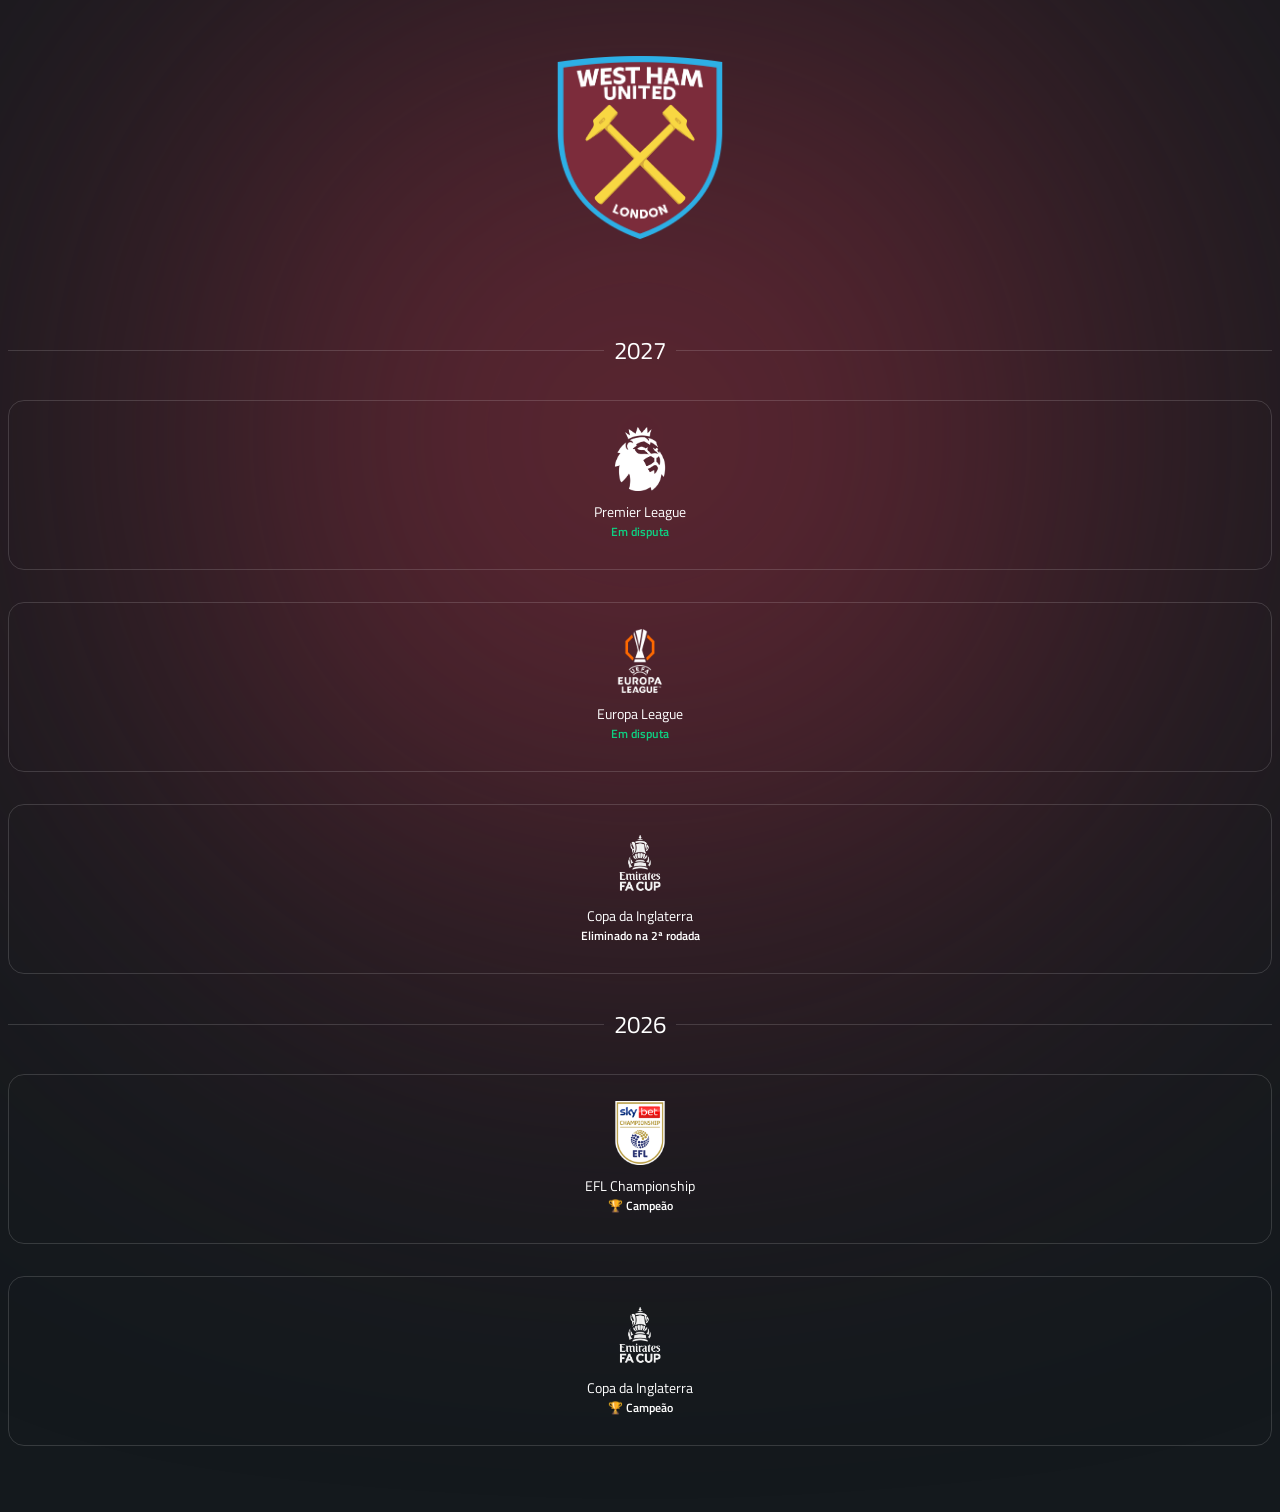
<file: index.html>
<!DOCTYPE html>
<html lang="pt-BR">
<head>
    <meta charset="UTF-8">
    <meta name="viewport" content="width=device-width, initial-scale=1.0">
    <link rel="stylesheet" href="./styles.css">
    <title>West Ham United</title>
    <!-- Google Fonts -->
    <link rel="preconnect" href="https://fonts.googleapis.com">
    <link rel="preconnect" href="https://fonts.gstatic.com" crossorigin>
    <link href="https://fonts.googleapis.com/css2?family=Titillium+Web:ital,wght@0,200;0,300;0,400;0,600;0,700;0,900;1,200;1,300;1,400;1,600;1,700&display=swap" rel="stylesheet">

</head>
<body>

<!-- Objeto animado no background (fixo na rolagem) -->
<div style="
    position: fixed;
    top: 0;
    left: 50%;
    transform: translateX(-50%);
    width: 870px;
    height: 870px;
    flex-shrink: 0;
    aspect-ratio: 1/1;
    border-radius: 870px;
    background: #7c2c3b;
    filter: blur(250px);
    animation: kf_120_594_scale_0 2s linear;
    animation-iteration-count: infinite;
    animation-direction: alternate;
    z-index: -1;


"></div>

<style>
@keyframes kf_120_594_scale_0 {
    0% { 
        width: 870px;
        height: 870px;
    }  
    100% { 
        width: 1200px;
        height: 1200px;
    } 
}
</style>


    <div class="container">
        <div class="header-competicao">
            </div>
            <div class="competicao">
                <div class="logo-clube-home">
                    <img src=".\escudos\west-ham-united-logo-footylogos.png" width="184px" alt="Logo">
                </div>
                <div class="nome-competicao"West Ham United</div>
            </div>
                                    
   <div class="tabela">
    <div class="fase">
                <div class="line"></div>
                <div class="texto-fase-de-grupos">2027</div>
                <div class="line"></div>
            </div>  
                 <div class="campeonato" onclick="window.location.href='\premier-league-27.html'" onmouseenter="this.style.cursor = 'pointer'">
    <div class="img-wrapper"><img src=".\\escudos\premier-league-whitelogo.png" alt="Premier League"></div>
    <div class="textos">
        <div class="titulo">Premier League</div>
        <div class="titulo-disputa">Em disputa</div>
    </div>
    </div>
    
          <div class="campeonato" onclick="window.location.href='\europa-league-27.html'" onmouseenter="this.style.cursor = 'pointer'">
    <div class="img-wrapper"><img src=".\\escudos\europa-league-logo-footylogos-320-white.png" alt="EFL Championship"></div>
    <div class="textos">
        <div class="titulo">Europa League</div>
        <div class="titulo-disputa">Em disputa</div>
    </div>
</div>
    
    
   <div class="campeonato" onclick="window.location.href='\emirates-cup.html'" onmouseenter="this.style.cursor = 'pointer'">
    <div class="img-wrapper"><img src=".\\escudos\emirates-fa-cup-logo-footylogos-white.png" alt="Libertadores"></div>
    <div class="textos">
        <div class="titulo">Copa da Inglaterra</div>
        <div class="titulo-campeonato">Eliminado na 2ª rodada</div>
    </div>
</div> 

       
<div class="fase">
                <div class="line"></div>
                <div class="texto-fase-de-grupos">2026</div>
                <div class="line"></div>
            </div>
            
          

      <div class="campeonato" onclick="window.location.href='\efl-championship.html'" onmouseenter="this.style.cursor = 'pointer'">
    <div class="img-wrapper"><img src=".\\escudos\efl-championship-england-logo-footylogos.png" alt="EFL Championship"></div>
    <div class="textos">
        <div class="titulo">EFL Championship</div>
        <div class="titulo-campeonato">🏆 Campeão</div>
    </div>
</div>

<div class="campeonato" onmouseenter="this.style.cursor = 'pointer'">
    <div class="img-wrapper"><img src=".\\escudos\emirates-fa-cup-logo-footylogos-white.png" alt="Libertadores"></div>
    <div class="textos">
        <div class="titulo">Copa da Inglaterra</div>
        <div class="titulo-campeonato">🏆 Campeão</div>
    </div>
</div>


       
       
</div>
    

    


</body>
</html>
</file>
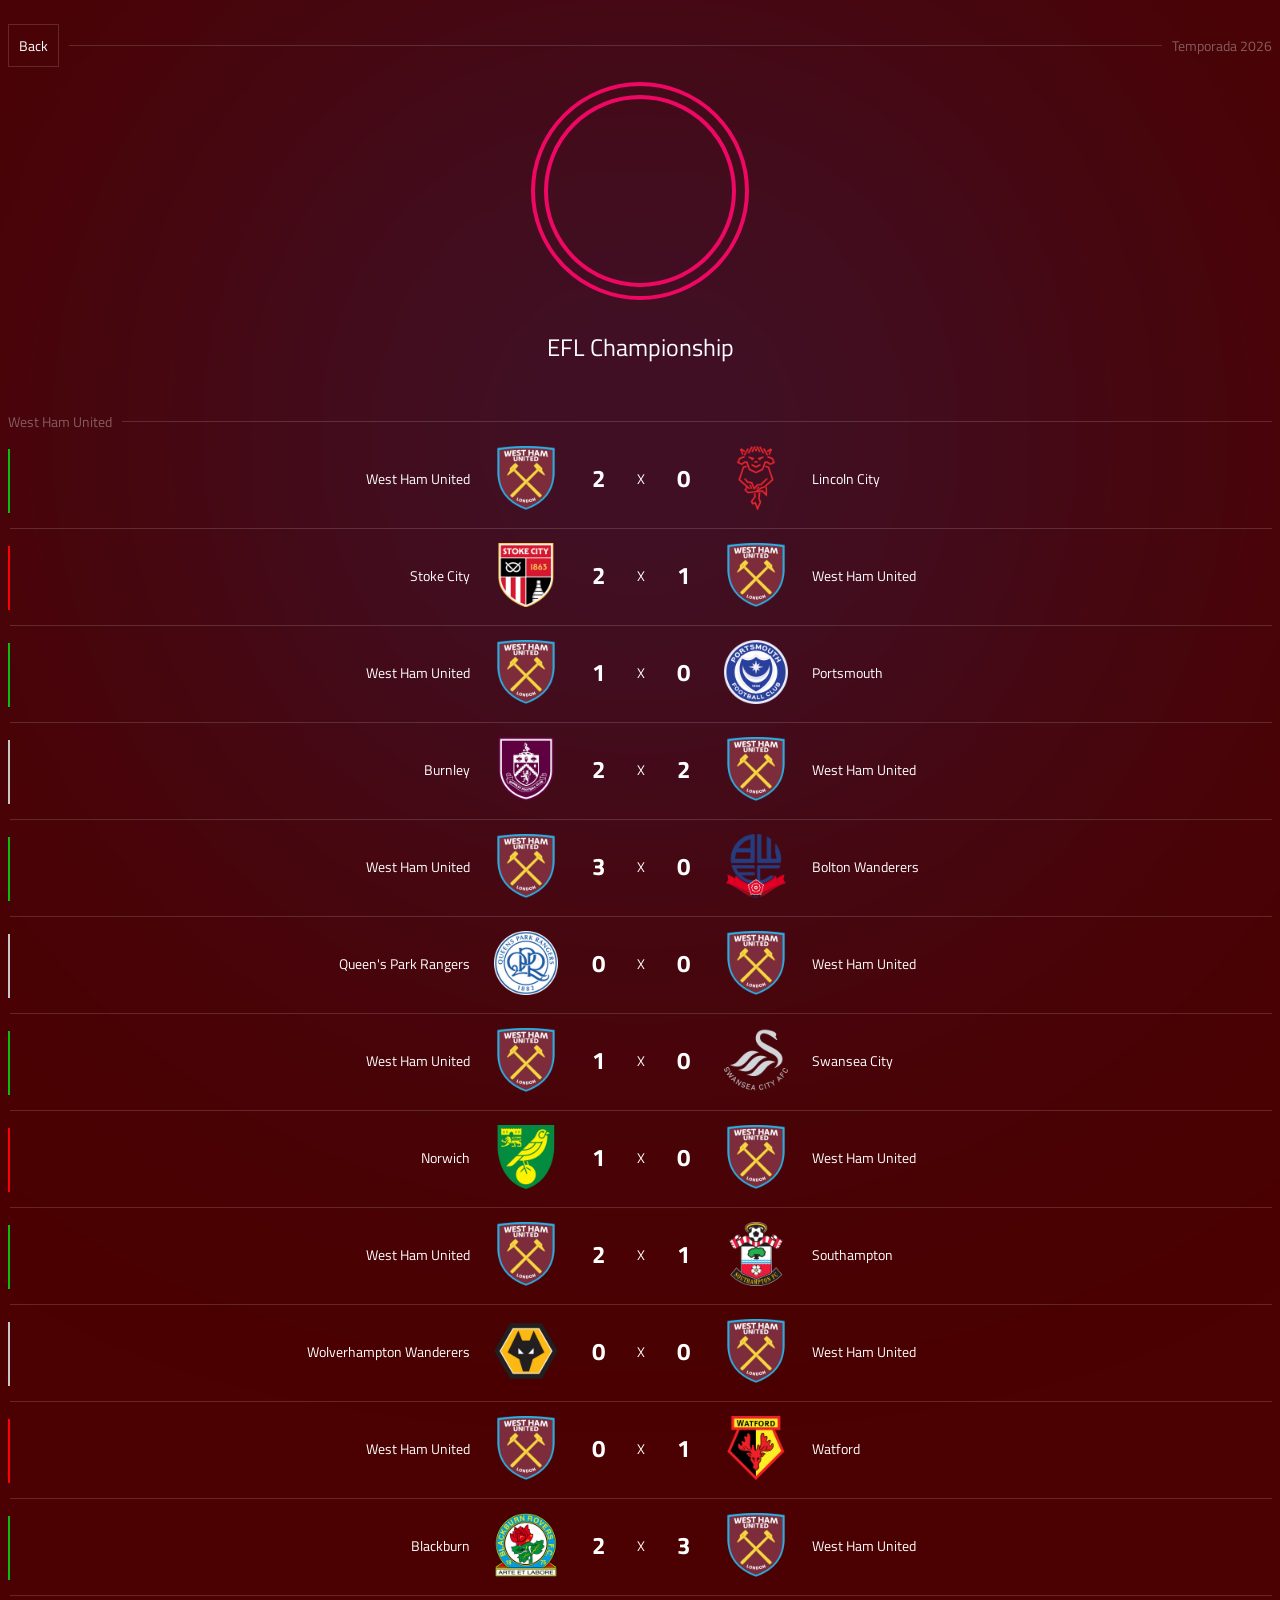
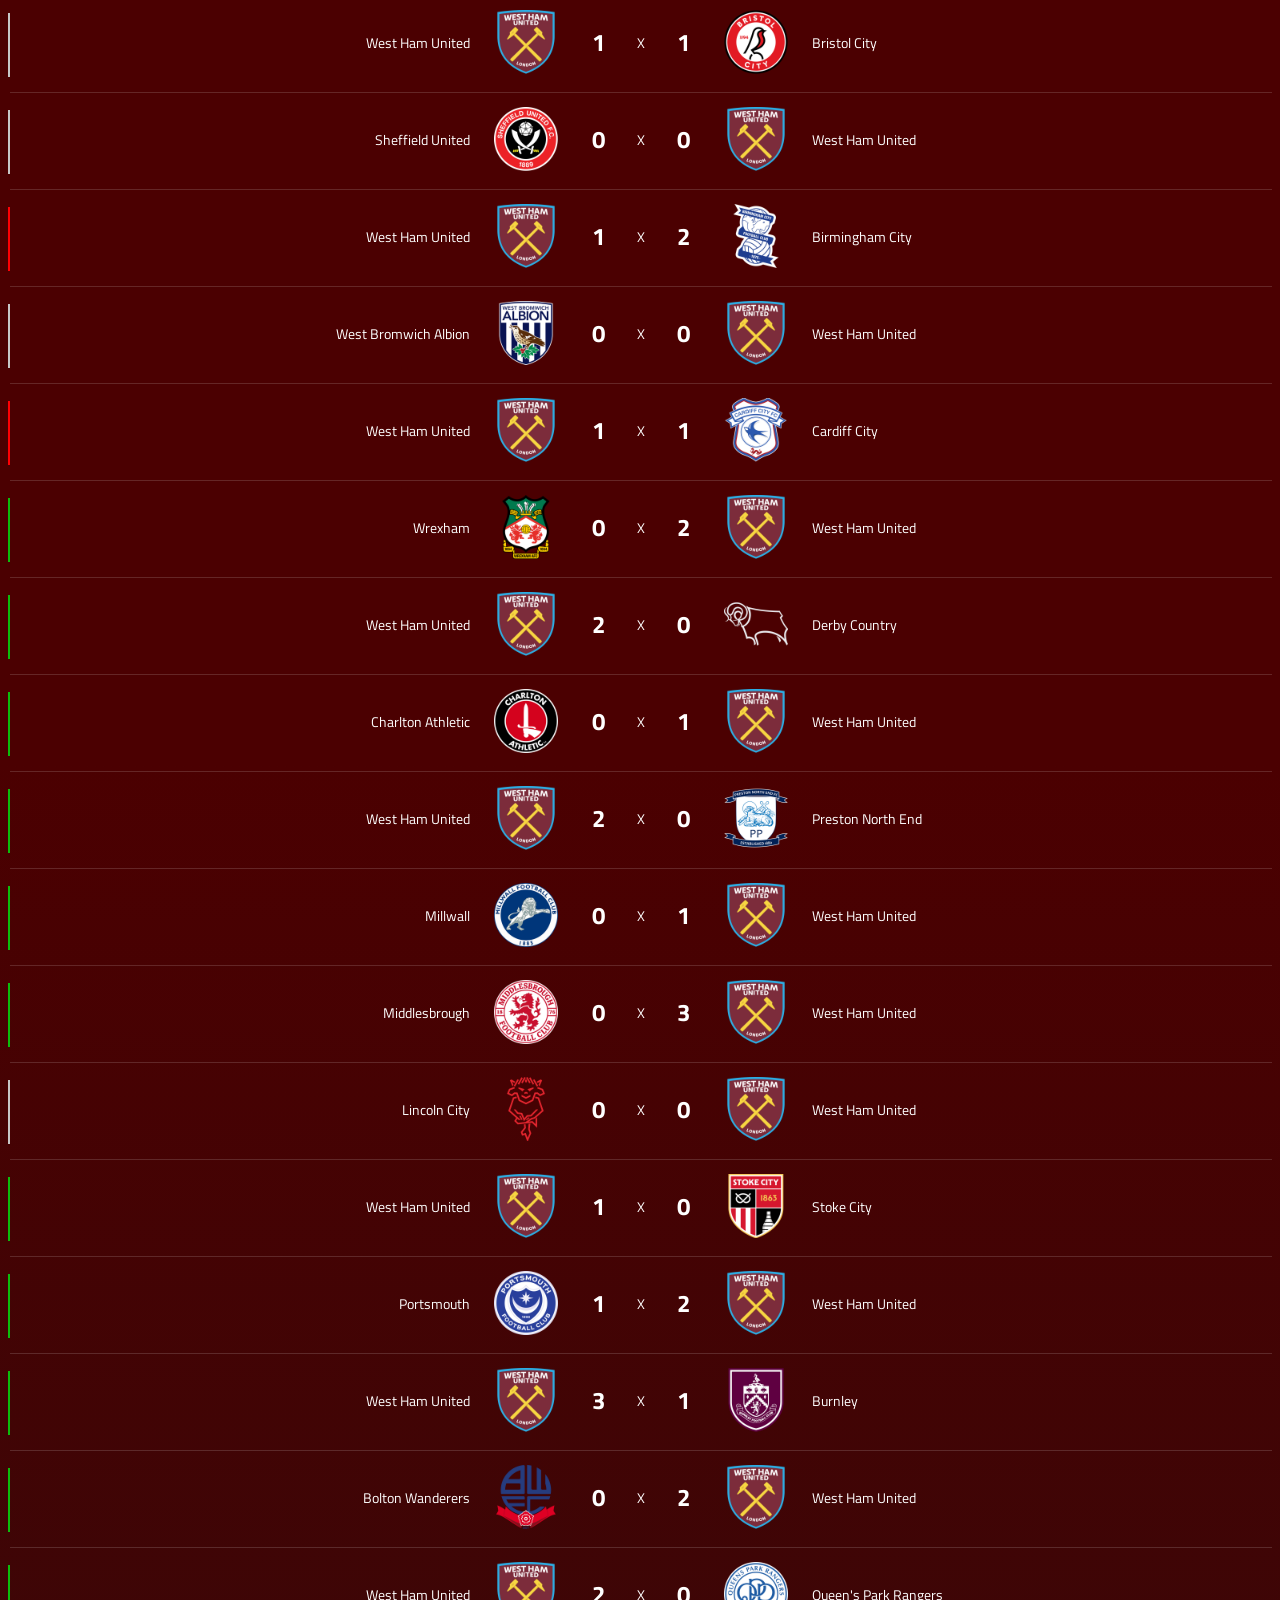
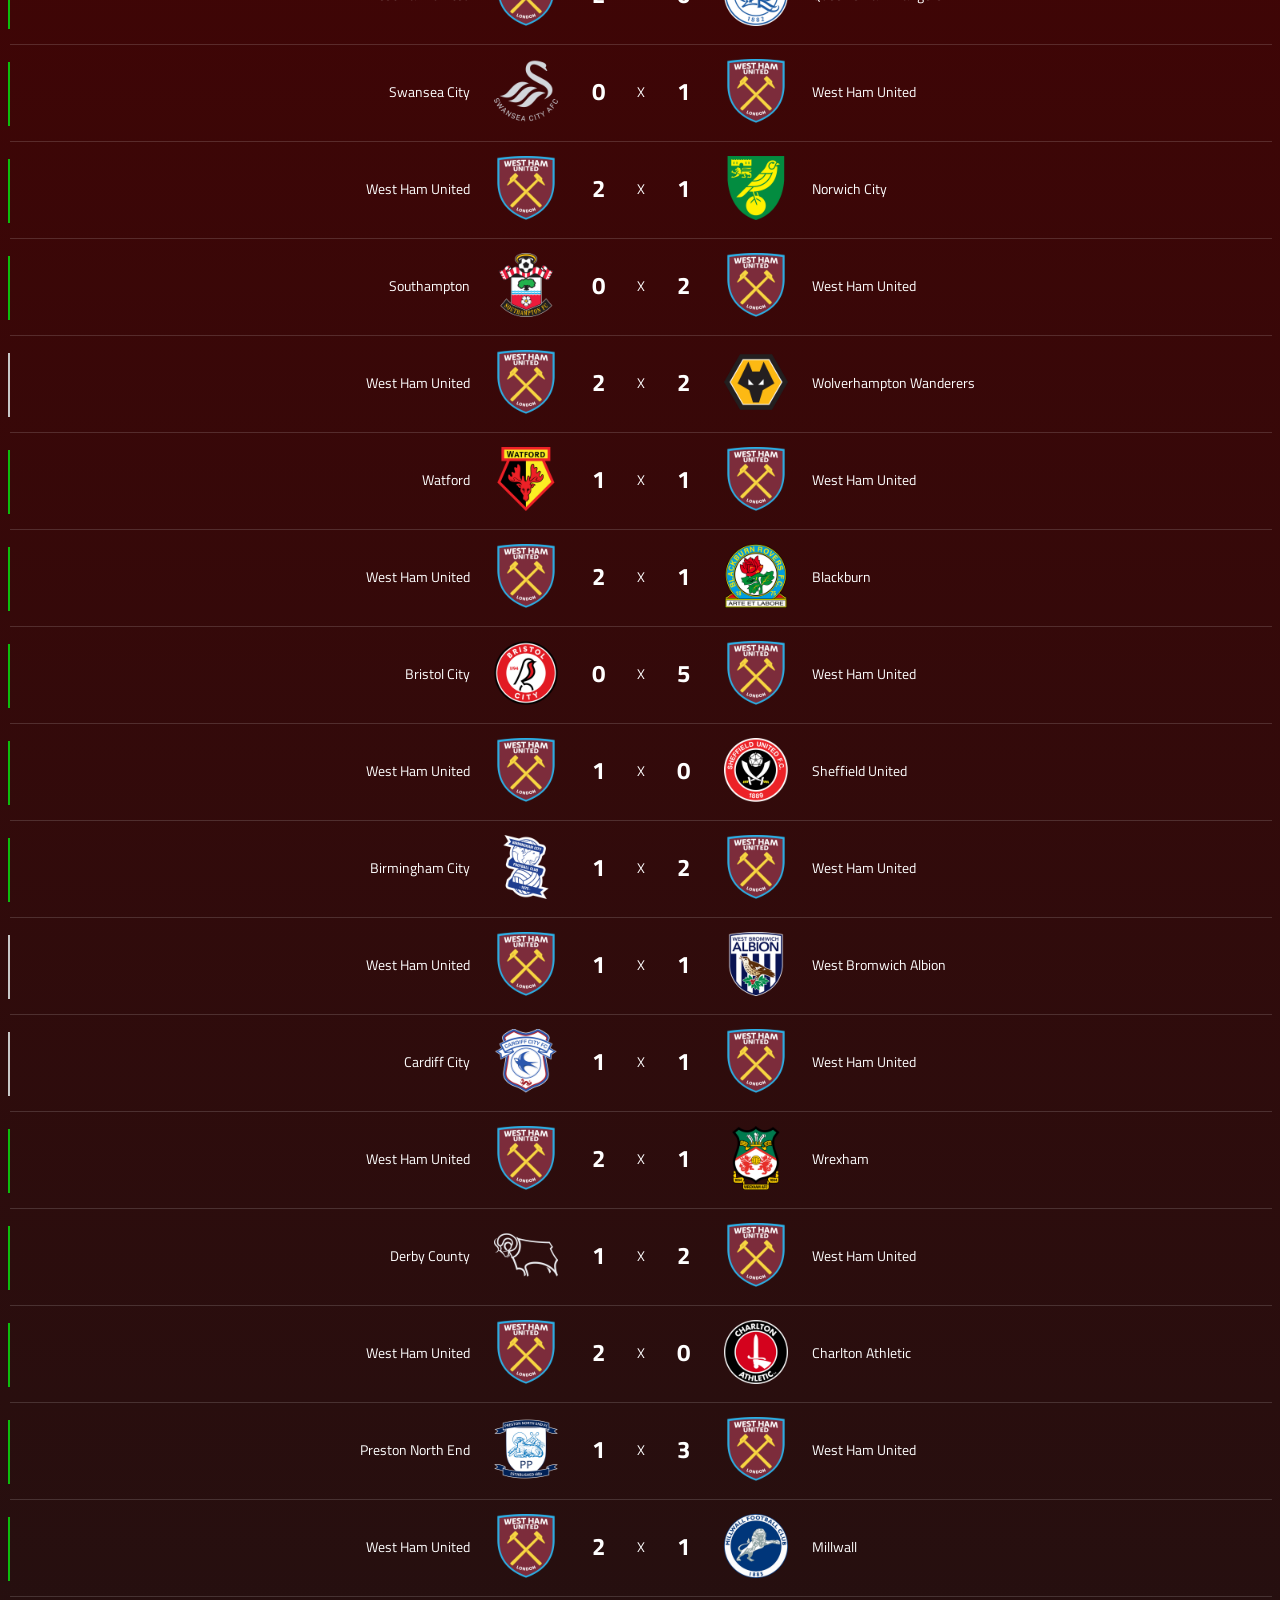
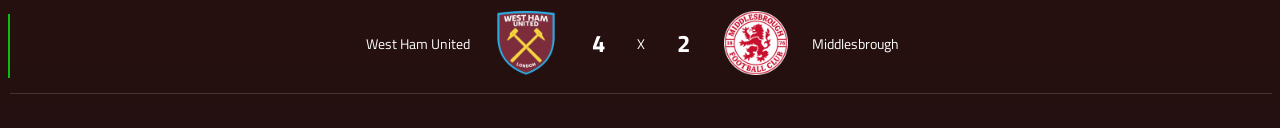
<file: efl-championship.html>
<!DOCTYPE html>
<html lang="pt-BR" >
<head>
    <meta charset="UTF-8">
    <meta name="viewport" content="width=device-width, initial-scale=1.0">
    <link rel="stylesheet" href="./styles.css">
    <title>EFL Championship - Temporada 2026</title>
    <!-- Google Fonts -->
    <link rel="preconnect" href="https://fonts.googleapis.com">
    <link rel="preconnect" href="https://fonts.gstatic.com" crossorigin>
    <link href="https://fonts.googleapis.com/css2?family=Titillium+Web:ital,wght@0,200;0,300;0,400;0,600;0,700;0,900;1,200;1,300;1,400;1,600;1,700&display=swap" rel="stylesheet">

</head>
<body style="background: linear-gradient(180deg, #4B0001 47.99%, #241010 100%);"> 
 
<!-- Objeto animado no background (fixo na rolagem) -->
<div style="
    position: fixed;
    top: 0;
    left: 50%;
    transform: translateX(-50%);
    width: 870px;
    height: 870px;
    flex-shrink: 0;
    aspect-ratio: 1/1;
    border-radius: 870px;
    background: rgba(0, 111, 255, 0.22);
    filter: blur(250px);
    animation: kf_120_594_scale_0 2s linear;
    animation-iteration-count: infinite;
    animation-direction: alternate;
    z-index: -1;
"></div>

<style>
@keyframes kf_120_594_scale_0 {
    0% { 
        width: 870px;
        height: 870px;
    }  
    100% { 
        width: 1200px;
        height: 1200px;
    } 
}
</style>

    <div class="container">
        <div class="header-competicao">
            <div class="temporada">
                <button class="botao" onclick="window.location.href='./index.html'">
                    <span class="botao-texto">Back</span>
                </button>
                <div class="line"></div>
                <div class="texto-temporada">Temporada 2026</div>
            </div>

   <div class="logo-competicao-mundial">
                   <video src="./escudos/efl-championship-england-logo-footylogos.mp4" autoplay="" loop="" muted="" playsinline="">
        </video>
                </div>
                <div class="nome-competicao">EFL Championship</div>
            </div>

            <div class="temporada">
                <div class="texto-temporada">West Ham United</div>
                <div class="line"></div>
            </div>
        </div>
<div class="tabela">      
  <div class="matches-row">
    <div class="indicator indicator-victory"></div>
    <div class="row">
        <div class="time-casa">
            <div class="nome-do-time-casa">West Ham United</div>
            <div class="img-wrapper"><img src="./escudos/west-ham-united-logo-footylogos-320.webp" alt="West Ham United"></div>
        </div>

        <div class="placar">
            <div class="ponto-casa">2</div>
            <div class="versus">X</div>
            <div class="ponto-visitante">0</div>
        </div>

        <div class="time-visitante">
            <div class="img-wrapper"><img src="./escudos/lincoln-city-logo-footylogos-320.webp" alt="Lincoln City"></div>
            <div class="nome-do-time-fora">Lincoln City</div>
        </div>
    </div>
</div>

<div class="matches-row">
    <div class="indicator indicator-defeat"></div>
    <div class="row">
        <div class="time-casa">
            <div class="nome-do-time-casa">Stoke City</div>
            <div class="img-wrapper"><img src="./escudos/stoke-city-logo-footylogos-320.webp" alt="Stoke City"></div>
        </div>

        <div class="placar">
            <div class="ponto-casa">2</div>
            <div class="versus">X</div>
            <div class="ponto-visitante">1</div>
        </div>

        <div class="time-visitante">
            <div class="img-wrapper"><img src="./escudos/west-ham-united-logo-footylogos-320.webp" alt="West Ham United"></div>
            <div class="nome-do-time-fora">West Ham United</div>
        </div>
    </div>
</div>

<div class="matches-row">
    <div class="indicator indicator-victory"></div>
    <div class="row">
        <div class="time-casa">
            <div class="nome-do-time-casa">West Ham United</div>
            <div class="img-wrapper"><img src="./escudos/west-ham-united-logo-footylogos-320.webp" alt="West Ham United"></div>
        </div>

        <div class="placar">
            <div class="ponto-casa">1</div>
            <div class="versus">X</div>
            <div class="ponto-visitante">0</div>
        </div>

        <div class="time-visitante">
            <div class="img-wrapper"><img src="./escudos/portsmouth-logo-footylogos-320.webp" alt="Portsmouth"></div>
            <div class="nome-do-time-fora">Portsmouth</div>
        </div>
    </div>
</div>

<div class="matches-row">
    <div class="indicator indicator-draw"></div>
    <div class="row">
        <div class="time-casa">
            <div class="nome-do-time-casa">Burnley</div>
            <div class="img-wrapper"><img src="./escudos/burnley-logo-footylogos-320.webp" alt="Burnley"></div>
        </div>

        <div class="placar">
            <div class="ponto-casa">2</div>
            <div class="versus">X</div>
            <div class="ponto-visitante">2</div>
        </div>

        <div class="time-visitante">
            <div class="img-wrapper"><img src="./escudos/west-ham-united-logo-footylogos-320.webp" alt="West Ham United"></div>
            <div class="nome-do-time-fora">West Ham United</div>
        </div>
    </div>
</div>

<div class="matches-row">
    <div class="indicator indicator-victory"></div>
    <div class="row">
        <div class="time-casa">
            <div class="nome-do-time-casa">West Ham United</div>
            <div class="img-wrapper"><img src="./escudos/west-ham-united-logo-footylogos-320.webp" alt="West Ham United"></div>
        </div>

        <div class="placar">
            <div class="ponto-casa">3</div>
            <div class="versus">X</div>
            <div class="ponto-visitante">0</div>
        </div>

        <div class="time-visitante">
            <div class="img-wrapper"><img src="./escudos/bolton-wanderers-logo-footylogos-320.webp" alt="Bolton Wanderers"></div>
            <div class="nome-do-time-fora">Bolton Wanderers</div>
        </div>
    </div>
</div>

<div class="matches-row">
    <div class="indicator indicator-draw"></div>
    <div class="row">
        <div class="time-casa">
            <div class="nome-do-time-casa">Queen's Park Rangers</div>
            <div class="img-wrapper"><img src="./escudos/queens-park-rangers-logo-footylogos-320.webp" alt="Queen's Park Rangers"></div>
        </div>

        <div class="placar">
            <div class="ponto-casa">0</div>
            <div class="versus">X</div>
            <div class="ponto-visitante">0</div>
        </div>

        <div class="time-visitante">
            <div class="img-wrapper"><img src="./escudos/west-ham-united-logo-footylogos-320.webp" alt="West Ham United"></div>
            <div class="nome-do-time-fora">West Ham United</div>
        </div>
    </div>
</div>

<div class="matches-row">
    <div class="indicator indicator-victory"></div>
    <div class="row">
        <div class="time-casa">
            <div class="nome-do-time-casa">West Ham United</div>
            <div class="img-wrapper"><img src="./escudos/west-ham-united-logo-footylogos-320.webp" alt="West Ham United"></div>
        </div>

        <div class="placar">
            <div class="ponto-casa">1</div>
            <div class="versus">X</div>
            <div class="ponto-visitante">0</div>
        </div>

        <div class="time-visitante">
            <div class="img-wrapper"><img src="./escudos/swansea-city-logo-footylogos-320.webp" alt="Swansea City"></div>
            <div class="nome-do-time-fora">Swansea City</div>
        </div>
    </div>
</div>

<div class="matches-row">
    <div class="indicator indicator-defeat"></div>
    <div class="row">
        <div class="time-casa">
            <div class="nome-do-time-casa">Norwich</div>
            <div class="img-wrapper"><img src="./escudos/norwich-city-logo-footylogos-320.webp" alt="Norwich"></div>
        </div>

        <div class="placar">
            <div class="ponto-casa">1</div>
            <div class="versus">X</div>
            <div class="ponto-visitante">0</div>
        </div>

        <div class="time-visitante">
            <div class="img-wrapper"><img src="./escudos/west-ham-united-logo-footylogos-320.webp" alt="West Ham United"></div>
            <div class="nome-do-time-fora">West Ham United</div>
        </div>
    </div>
</div>

<div class="matches-row">
    <div class="indicator indicator-victory"></div>
    <div class="row">
        <div class="time-casa">
            <div class="nome-do-time-casa">West Ham United</div>
            <div class="img-wrapper"><img src="./escudos/west-ham-united-logo-footylogos-320.webp" alt="West Ham United"></div>
        </div>

        <div class="placar">
            <div class="ponto-casa">2</div>
            <div class="versus">X</div>
            <div class="ponto-visitante">1</div>
        </div>

        <div class="time-visitante">
            <div class="img-wrapper"><img src="./escudos/southampton-logo-footylogos-320.webp" alt="Southampton"></div>
            <div class="nome-do-time-fora">Southampton</div>
        </div>
    </div>
</div>
<div class="matches-row">
    <div class="indicator indicator-draw"></div>
    <div class="row">
        <div class="time-casa">
            <div class="nome-do-time-casa">Wolverhampton Wanderers</div>
            <div class="img-wrapper"><img src="./escudos/wolverhampton-wanderers-logo-footylogos-320.webp" alt="Wolverhampton Wanderers"></div>
        </div>

        <div class="placar">
            <div class="ponto-casa">0</div>
            <div class="versus">X</div>
            <div class="ponto-visitante">0</div>
        </div>

        <div class="time-visitante">
            <div class="img-wrapper"><img src="./escudos/west-ham-united-logo-footylogos-320.webp" alt="West Ham United"></div>
            <div class="nome-do-time-fora">West Ham United</div>
        </div>
    </div>
</div>

<div class="matches-row">
    <div class="indicator indicator-defeat"></div>
    <div class="row">
        <div class="time-casa">
            <div class="nome-do-time-casa">West Ham United</div>
            <div class="img-wrapper"><img src="./escudos/west-ham-united-logo-footylogos-320.webp" alt="West Ham United"></div>
        </div>

        <div class="placar">
            <div class="ponto-casa">0</div>
            <div class="versus">X</div>
            <div class="ponto-visitante">1</div>
        </div>

        <div class="time-visitante">
            <div class="img-wrapper"><img src="./escudos/watford-logo-footylogos-320.webp" alt="Watford"></div>
            <div class="nome-do-time-fora">Watford</div>
        </div>
    </div>
</div>

<div class="matches-row">
    <div class="indicator indicator-victory"></div>
    <div class="row">
        <div class="time-casa">
            <div class="nome-do-time-casa">Blackburn</div>
            <div class="img-wrapper"><img src="./escudos/blackburn-rovers-logo-footylogos-320.webp" alt="Blackburn"></div>
        </div>

        <div class="placar">
            <div class="ponto-casa">2</div>
            <div class="versus">X</div>
            <div class="ponto-visitante">3</div>
        </div>

        <div class="time-visitante">
            <div class="img-wrapper"><img src="./escudos/west-ham-united-logo-footylogos-320.webp" alt="West Ham United"></div>
            <div class="nome-do-time-fora">West Ham United</div>
        </div>
    </div>
</div>

<div class="matches-row">
    <div class="indicator indicator-draw"></div>
    <div class="row">
        <div class="time-casa">
            <div class="nome-do-time-casa">West Ham United</div>
            <div class="img-wrapper"><img src="./escudos/west-ham-united-logo-footylogos-320.webp" alt="West Ham United"></div>
        </div>

        <div class="placar">
            <div class="ponto-casa">1</div>
            <div class="versus">X</div>
            <div class="ponto-visitante">1</div>
        </div>

        <div class="time-visitante">
            <div class="img-wrapper"><img src="./escudos/bristol-city-logo-footylogos-320.webp" alt="Bristol City"></div>
            <div class="nome-do-time-fora">Bristol City</div>
        </div>
    </div>
</div>

<div class="matches-row">
    <div class="indicator indicator-draw"></div>
    <div class="row">
        <div class="time-casa">
            <div class="nome-do-time-casa">Sheffield United</div>
            <div class="img-wrapper"><img src="./escudos/sheffield-united-logo-footylogos-320.webp" alt="Sheffield United"></div>
        </div>

        <div class="placar">
            <div class="ponto-casa">0</div>
            <div class="versus">X</div>
            <div class="ponto-visitante">0</div>
        </div>

        <div class="time-visitante">
            <div class="img-wrapper"><img src="./escudos/west-ham-united-logo-footylogos-320.webp" alt="West Ham United"></div>
            <div class="nome-do-time-fora">West Ham United</div>
        </div>
    </div>
</div>

<div class="matches-row">
    <div class="indicator indicator-defeat"></div>
    <div class="row">
        <div class="time-casa">
            <div class="nome-do-time-casa">West Ham United</div>
            <div class="img-wrapper"><img src="./escudos/west-ham-united-logo-footylogos-320.webp" alt="West Ham United"></div>
        </div>

        <div class="placar">
            <div class="ponto-casa">1</div>
            <div class="versus">X</div>
            <div class="ponto-visitante">2</div>
        </div>

        <div class="time-visitante">
            <div class="img-wrapper"><img src="./escudos/birmingham-city-logo-footylogos-320.webp" alt="Birmingham City"></div>
            <div class="nome-do-time-fora">Birmingham City</div>
        </div>
    </div>
</div>

<div class="matches-row">
    <div class="indicator indicator-draw"></div>
    <div class="row">
        <div class="time-casa">
            <div class="nome-do-time-casa">West Bromwich Albion</div>
            <div class="img-wrapper"><img src="./escudos/west-bromwich-albion-logo-footylogos-320.webp" alt="West Bromwich Albion"></div>
        </div>

        <div class="placar">
            <div class="ponto-casa">0</div>
            <div class="versus">X</div>
            <div class="ponto-visitante">0</div>
        </div>

        <div class="time-visitante">
            <div class="img-wrapper"><img src="./escudos/west-ham-united-logo-footylogos-320.webp" alt="West Ham United"></div>
            <div class="nome-do-time-fora">West Ham United</div>
        </div>
    </div>
</div>

<div class="matches-row">
    <div class="indicator indicator-defeat"></div>
    <div class="row">
        <div class="time-casa">
            <div class="nome-do-time-casa">West Ham United</div>
            <div class="img-wrapper"><img src="./escudos/west-ham-united-logo-footylogos-320.webp" alt="West Ham United"></div>
        </div>

        <div class="placar">
            <div class="ponto-casa">1</div>
            <div class="versus">X</div>
            <div class="ponto-visitante">1</div>
        </div>

        <div class="time-visitante">
            <div class="img-wrapper"><img src="./escudos/cardiff-city-logo-footylogos-320.webp" alt="Cardiff City"></div>
            <div class="nome-do-time-fora">Cardiff City</div>
        </div>
    </div>
</div>

<div class="matches-row">
    <div class="indicator indicator-victory"></div>
    <div class="row">
        <div class="time-casa">
            <div class="nome-do-time-casa">Wrexham</div>
            <div class="img-wrapper"><img src="./escudos/wrexham-afc-logo-footylogos-320.webp" alt="Wrexham"></div>
        </div>

        <div class="placar">
            <div class="ponto-casa">0</div>
            <div class="versus">X</div>
            <div class="ponto-visitante">2</div>
        </div>

        <div class="time-visitante">
            <div class="img-wrapper"><img src="./escudos/west-ham-united-logo-footylogos-320.webp" alt="West Ham United"></div>
            <div class="nome-do-time-fora">West Ham United</div>
        </div>
    </div>
</div>

<div class="matches-row">
    <div class="indicator indicator-victory"></div>
    <div class="row">
        <div class="time-casa">
            <div class="nome-do-time-casa">West Ham United</div>
            <div class="img-wrapper"><img src="./escudos/west-ham-united-logo-footylogos-320.webp" alt="West Ham United"></div>
        </div>

        <div class="placar">
            <div class="ponto-casa">2</div>
            <div class="versus">X</div>
            <div class="ponto-visitante">0</div>
        </div>

        <div class="time-visitante">
            <div class="img-wrapper"><img src="./escudos/derby-county-logo-footylogos-320.webp" alt="Derby Country"></div>
            <div class="nome-do-time-fora">Derby Country</div>
        </div>
    </div>
</div>

<div class="matches-row">
    <div class="indicator indicator-victory"></div>
    <div class="row">
        <div class="time-casa">
            <div class="nome-do-time-casa">Charlton Athletic</div>
            <div class="img-wrapper"><img src="./escudos/charlton-athletic-logo-footylogos-320.webp" alt="Charlton Athletic"></div>
        </div>

        <div class="placar">
            <div class="ponto-casa">0</div>
            <div class="versus">X</div>
            <div class="ponto-visitante">1</div>
        </div>

        <div class="time-visitante">
            <div class="img-wrapper"><img src="./escudos/west-ham-united-logo-footylogos-320.webp" alt="West Ham United"></div>
            <div class="nome-do-time-fora">West Ham United</div>
        </div>
    </div>
</div>

<div class="matches-row">
    <div class="indicator indicator-victory"></div>
    <div class="row">
        <div class="time-casa">
            <div class="nome-do-time-casa">West Ham United</div>
            <div class="img-wrapper"><img src="./escudos/west-ham-united-logo-footylogos-320.webp" alt="West Ham United"></div>
        </div>

        <div class="placar">
            <div class="ponto-casa">2</div>
            <div class="versus">X</div>
            <div class="ponto-visitante">0</div>
        </div>

        <div class="time-visitante">
            <div class="img-wrapper"><img src="./escudos/preston-north-end-logo-footylogos-320.webp" alt="Preston North End"></div>
            <div class="nome-do-time-fora">Preston North End</div>
        </div>
    </div>
</div>

<div class="matches-row">
    <div class="indicator indicator-victory"></div>
    <div class="row">
        <div class="time-casa">
            <div class="nome-do-time-casa">Millwall</div>
            <div class="img-wrapper"><img src="./escudos/millwall-logo-footylogos-320.webp" alt="Millwall"></div>
        </div>

        <div class="placar">
            <div class="ponto-casa">0</div>
            <div class="versus">X</div>
            <div class="ponto-visitante">1</div>
        </div>

        <div class="time-visitante">
            <div class="img-wrapper"><img src="./escudos/west-ham-united-logo-footylogos-320.webp" alt="West Ham United"></div>
            <div class="nome-do-time-fora">West Ham United</div>
        </div>
    </div>
</div>

<div class="matches-row">
    <div class="indicator indicator-victory"></div>
    <div class="row">
        <div class="time-casa">
            <div class="nome-do-time-casa">Middlesbrough</div>
            <div class="img-wrapper"><img src="./escudos/middlesbrough-logo-footylogos-320.webp" alt="Middlesbrough"></div>
        </div>

        <div class="placar">
            <div class="ponto-casa">0</div>
            <div class="versus">X</div>
            <div class="ponto-visitante">3</div>
        </div>

        <div class="time-visitante">
            <div class="img-wrapper"><img src="./escudos/west-ham-united-logo-footylogos-320.webp" alt="West Ham United"></div>
            <div class="nome-do-time-fora">West Ham United</div>
        </div>
    </div>
</div>

<div class="matches-row">
    <div class="indicator indicator-draw"></div>
    <div class="row">
        <div class="time-casa">
            <div class="nome-do-time-casa">Lincoln City</div>
            <div class="img-wrapper"><img src="./escudos/lincoln-city-logo-footylogos-320.webp" alt="Lincoln City"></div>
        </div>

        <div class="placar">
            <div class="ponto-casa">0</div>
            <div class="versus">X</div>
            <div class="ponto-visitante">0</div>
        </div>

        <div class="time-visitante">
            <div class="img-wrapper"><img src="./escudos/west-ham-united-logo-footylogos-320.webp" alt="West Ham United"></div>
            <div class="nome-do-time-fora">West Ham United</div>
        </div>
    </div>
</div>

<div class="matches-row">
    <div class="indicator indicator-victory"></div>
    <div class="row">
        <div class="time-casa">
            <div class="nome-do-time-casa">West Ham United</div>
            <div class="img-wrapper"><img src="./escudos/west-ham-united-logo-footylogos-320.webp" alt="West Ham United"></div>
        </div>

        <div class="placar">
            <div class="ponto-casa">1</div>
            <div class="versus">X</div>
            <div class="ponto-visitante">0</div>
        </div>

        <div class="time-visitante">
            <div class="img-wrapper"><img src="./escudos/stoke-city-logo-footylogos-320.webp" alt="Stoke City"></div>
            <div class="nome-do-time-fora">Stoke City</div>
        </div>
    </div>
</div>

<div class="matches-row">
    <div class="indicator indicator-victory"></div>
    <div class="row">
        <div class="time-casa">
            <div class="nome-do-time-casa">Portsmouth</div>
            <div class="img-wrapper"><img src="./escudos/portsmouth-logo-footylogos-320.webp" alt="Portsmouth"></div>
        </div>

        <div class="placar">
            <div class="ponto-casa">1</div>
            <div class="versus">X</div>
            <div class="ponto-visitante">2</div>
        </div>

        <div class="time-visitante">
            <div class="img-wrapper"><img src="./escudos/west-ham-united-logo-footylogos-320.webp" alt="West Ham United"></div>
            <div class="nome-do-time-fora">West Ham United</div>
        </div>
    </div>
</div>
<div class="matches-row">
    <div class="indicator indicator-victory"></div>
    <div class="row">
        <div class="time-casa">
            <div class="nome-do-time-casa">West Ham United</div>
            <div class="img-wrapper"><img src="./escudos/west-ham-united-logo-footylogos-320.webp" alt="West Ham United"></div>
        </div>

        <div class="placar">
            <div class="ponto-casa">3</div>
            <div class="versus">X</div>
            <div class="ponto-visitante">1</div>
        </div>

        <div class="time-visitante">
            <div class="img-wrapper"><img src="./escudos/burnley-logo-footylogos-320.webp" alt="Burnley"></div>
            <div class="nome-do-time-fora">Burnley</div>
        </div>
    </div>
</div>

<div class="matches-row">
    <div class="indicator indicator-victory"></div>
    <div class="row">
        <div class="time-casa">
            <div class="nome-do-time-casa">Bolton Wanderers</div>
            <div class="img-wrapper"><img src="./escudos/bolton-wanderers-logo-footylogos-320.webp" alt="Bolton Wanderers"></div>
        </div>

        <div class="placar">
            <div class="ponto-casa">0</div>
            <div class="versus">X</div>
            <div class="ponto-visitante">2</div>
        </div>

        <div class="time-visitante">
            <div class="img-wrapper"><img src="./escudos/west-ham-united-logo-footylogos-320.webp" alt="West Ham United"></div>
            <div class="nome-do-time-fora">West Ham United</div>
        </div>
    </div>
</div>
<div class="matches-row">
    <div class="indicator indicator-victory"></div>
    <div class="row">
        <div class="time-casa">
            <div class="nome-do-time-casa">West Ham United</div>
            <div class="img-wrapper"><img src="./escudos/west-ham-united-logo-footylogos-320.webp" alt="West Ham United"></div>
        </div>

        <div class="placar">
            <div class="ponto-casa">2</div>
            <div class="versus">X</div>
            <div class="ponto-visitante">0</div>
        </div>

        <div class="time-visitante">
            <div class="img-wrapper"><img src="./escudos/queens-park-rangers-logo-footylogos-320.webp" alt="Queen's Park Rangers"></div>
            <div class="nome-do-time-fora">Queen's Park Rangers</div>
        </div>
    </div>
</div>

<div class="matches-row">
    <div class="indicator indicator-victory"></div>
    <div class="row">
        <div class="time-casa">
            <div class="nome-do-time-casa">Swansea City</div>
            <div class="img-wrapper"><img src="./escudos/swansea-city-logo-footylogos-320.webp" alt="Swansea City"></div>
        </div>

        <div class="placar">
            <div class="ponto-casa">0</div>
            <div class="versus">X</div>
            <div class="ponto-visitante">1</div>
        </div>

        <div class="time-visitante">
            <div class="img-wrapper"><img src="./escudos/west-ham-united-logo-footylogos-320.webp" alt="West Ham United"></div>
            <div class="nome-do-time-fora">West Ham United</div>
        </div>
    </div>
</div>

<div class="matches-row">
    <div class="indicator indicator-victory"></div>
    <div class="row">
        <div class="time-casa">
            <div class="nome-do-time-casa">West Ham United</div>
            <div class="img-wrapper"><img src="./escudos/west-ham-united-logo-footylogos-320.webp" alt="West Ham United"></div>
        </div>

        <div class="placar">
            <div class="ponto-casa">2</div>
            <div class="versus">X</div>
            <div class="ponto-visitante">1</div>
        </div>

        <div class="time-visitante">
            <div class="img-wrapper"><img src="./escudos/norwich-city-logo-footylogos-320.webp" alt="Norwich City"></div>
            <div class="nome-do-time-fora">Norwich City</div>
        </div>
    </div>
</div>
<div class="matches-row">
    <div class="indicator indicator-victory"></div>
    <div class="row">
        <div class="time-casa">
            <div class="nome-do-time-casa">Southampton</div>
            <div class="img-wrapper"><img src="./escudos/southampton-logo-footylogos-320.webp" alt="Southampton"></div>
        </div>

        <div class="placar">
            <div class="ponto-casa">0</div>
            <div class="versus">X</div>
            <div class="ponto-visitante">2</div>
        </div>

        <div class="time-visitante">
            <div class="img-wrapper"><img src="./escudos/west-ham-united-logo-footylogos-320.webp" alt="West Ham United"></div>
            <div class="nome-do-time-fora">West Ham United</div>
        </div>
    </div>
</div>

<div class="matches-row">
    <div class="indicator indicator-draw"></div>
    <div class="row">
        <div class="time-casa">
            <div class="nome-do-time-casa">West Ham United</div>
            <div class="img-wrapper"><img src="./escudos/west-ham-united-logo-footylogos-320.webp" alt="West Ham United"></div>
        </div>

        <div class="placar">
            <div class="ponto-casa">2</div>
            <div class="versus">X</div>
            <div class="ponto-visitante">2</div>
        </div>

        <div class="time-visitante">
            <div class="img-wrapper"><img src="./escudos/wolverhampton-wanderers-logo-footylogos-320.webp" alt="Wolverhampton Wanderers"></div>
            <div class="nome-do-time-fora">Wolverhampton Wanderers</div>
        </div>
    </div>
</div>

<div class="matches-row">
    <div class="indicator indicator-victory"></div>
    <div class="row">
        <div class="time-casa">
            <div class="nome-do-time-casa">Watford</div>
            <div class="img-wrapper"><img src="./escudos/watford-logo-footylogos-320.webp" alt="Watford"></div>
        </div>

        <div class="placar">
            <div class="ponto-casa">1</div>
            <div class="versus">X</div>
            <div class="ponto-visitante">1</div>
        </div>

        <div class="time-visitante">
            <div class="img-wrapper"><img src="./escudos/west-ham-united-logo-footylogos-320.webp" alt="West Ham United"></div>
            <div class="nome-do-time-fora">West Ham United</div>
        </div>
    </div>
</div>

<div class="matches-row">
    <div class="indicator indicator-victory"></div>
    <div class="row">
        <div class="time-casa">
            <div class="nome-do-time-casa">West Ham United</div>
            <div class="img-wrapper"><img src="./escudos/west-ham-united-logo-footylogos-320.webp" alt="West Ham United"></div>
        </div>

        <div class="placar">
            <div class="ponto-casa">2</div>
            <div class="versus">X</div>
            <div class="ponto-visitante">1</div>
        </div>

        <div class="time-visitante">
            <div class="img-wrapper"><img src="./escudos/blackburn-rovers-logo-footylogos-320.webp" alt="Blackburn"></div>
            <div class="nome-do-time-fora">Blackburn</div>
        </div>
    </div>
</div>

<div class="matches-row">
    <div class="indicator indicator-victory"></div>
    <div class="row">
        <div class="time-casa">
            <div class="nome-do-time-casa">Bristol City</div>
            <div class="img-wrapper"><img src="./escudos/bristol-city-logo-footylogos-320.webp" alt="Bristol City"></div>
        </div>

        <div class="placar">
            <div class="ponto-casa">0</div>
            <div class="versus">X</div>
            <div class="ponto-visitante">5</div>
        </div>

        <div class="time-visitante">
            <div class="img-wrapper"><img src="./escudos/west-ham-united-logo-footylogos-320.webp" alt="West Ham United"></div>
            <div class="nome-do-time-fora">West Ham United</div>
        </div>
    </div>
</div>
<div class="matches-row">
    <div class="indicator indicator-victory"></div>
    <div class="row">
        <div class="time-casa">
            <div class="nome-do-time-casa">West Ham United</div>
            <div class="img-wrapper"><img src="./escudos/west-ham-united-logo-footylogos-320.webp" alt="West Ham United"></div>
        </div>

        <div class="placar">
            <div class="ponto-casa">1</div>
            <div class="versus">X</div>
            <div class="ponto-visitante">0</div>
        </div>

        <div class="time-visitante">
            <div class="img-wrapper"><img src="./escudos/sheffield-united-logo-footylogos-320.webp" alt="Sheffield United"></div>
            <div class="nome-do-time-fora">Sheffield United</div>
        </div>
    </div>
</div>

<div class="matches-row">
    <div class="indicator indicator-victory"></div>
    <div class="row">
        <div class="time-casa">
            <div class="nome-do-time-casa">Birmingham City</div>
            <div class="img-wrapper"><img src="./escudos/birmingham-city-logo-footylogos-320.webp" alt="Birmingham City"></div>
        </div>

        <div class="placar">
            <div class="ponto-casa">1</div>
            <div class="versus">X</div>
            <div class="ponto-visitante">2</div>
        </div>

        <div class="time-visitante">
            <div class="img-wrapper"><img src="./escudos/west-ham-united-logo-footylogos-320.webp" alt="West Ham United"></div>
            <div class="nome-do-time-fora">West Ham United</div>
        </div>
    </div>
</div>

<div class="matches-row">
    <div class="indicator indicator-draw"></div>
    <div class="row">
        <div class="time-casa">
            <div class="nome-do-time-casa">West Ham United</div>
            <div class="img-wrapper"><img src="./escudos/west-ham-united-logo-footylogos-320.webp" alt="West Ham United"></div>
        </div>

        <div class="placar">
            <div class="ponto-casa">1</div>
            <div class="versus">X</div>
            <div class="ponto-visitante">1</div>
        </div>

        <div class="time-visitante">
            <div class="img-wrapper"><img src="./escudos/west-bromwich-albion-logo-footylogos-320.webp" alt="West Bromwich Albion"></div>
            <div class="nome-do-time-fora">West Bromwich Albion</div>
        </div>
    </div>
</div>

<div class="matches-row">
    <div class="indicator indicator-draw"></div>
    <div class="row">
        <div class="time-casa">
            <div class="nome-do-time-casa">Cardiff City</div>
            <div class="img-wrapper"><img src="./escudos/cardiff-city-logo-footylogos-320.webp" alt="Cardiff City"></div>
        </div>

        <div class="placar">
            <div class="ponto-casa">1</div>
            <div class="versus">X</div>
            <div class="ponto-visitante">1</div>
        </div>

        <div class="time-visitante">
            <div class="img-wrapper"><img src="./escudos/west-ham-united-logo-footylogos-320.webp" alt="West Ham United"></div>
            <div class="nome-do-time-fora">West Ham United</div>
        </div>
    </div>  
</div>
<div class="matches-row">
    <div class="indicator indicator-victory"></div>
    <div class="row">
        <div class="time-casa">
            <div class="nome-do-time-casa">West Ham United</div>
            <div class="img-wrapper"><img src="./escudos/west-ham-united-logo-footylogos-320.webp" alt="West Ham United"></div>
        </div>

        <div class="placar">
            <div class="ponto-casa">2</div>
            <div class="versus">X</div>
            <div class="ponto-visitante">1</div>
        </div>

        <div class="time-visitante">
            <div class="img-wrapper"><img src="./escudos/wrexham-afc-logo-footylogos-320.webp" alt="Wrexham"></div>
            <div class="nome-do-time-fora">Wrexham</div>
        </div>
    </div>
</div>

<div class="matches-row">
    <div class="indicator indicator-victory"></div>
    <div class="row">
        <div class="time-casa">
            <div class="nome-do-time-casa">Derby County</div>
            <div class="img-wrapper"><img src="./escudos/derby-county-logo-footylogos-320.webp" alt="Derby County"></div>
        </div>

        <div class="placar">
            <div class="ponto-casa">1</div>
            <div class="versus">X</div>
            <div class="ponto-visitante">2</div>
        </div>

        <div class="time-visitante">
            <div class="img-wrapper"><img src="./escudos/west-ham-united-logo-footylogos-320.webp" alt="West Ham United"></div>
            <div class="nome-do-time-fora">West Ham United</div>
        </div>
    </div>
</div>

<div class="matches-row">
    <div class="indicator indicator-victory"></div>
    <div class="row">
        <div class="time-casa">
            <div class="nome-do-time-casa">West Ham United</div>
            <div class="img-wrapper"><img src="./escudos/west-ham-united-logo-footylogos-320.webp" alt="West Ham United"></div>
        </div>

        <div class="placar">
            <div class="ponto-casa">2</div>
            <div class="versus">X</div>
            <div class="ponto-visitante">0</div>
        </div>

        <div class="time-visitante">
            <div class="img-wrapper"><img src="./escudos/charlton-athletic-logo-footylogos-320.webp" alt="Charlton Athletic"></div>
            <div class="nome-do-time-fora">Charlton Athletic</div>
        </div>
    </div>
</div>

<div class="matches-row">
    <div class="indicator indicator-victory"></div>
    <div class="row">
        <div class="time-casa">
            <div class="nome-do-time-casa">Preston North End</div>
            <div class="img-wrapper"><img src="./escudos/preston-north-end-logo-footylogos-320.webp" alt="Preston North End"></div>
        </div>

        <div class="placar">
            <div class="ponto-casa">1</div>
            <div class="versus">X</div>
            <div class="ponto-visitante">3</div>
        </div>

        <div class="time-visitante">
            <div class="img-wrapper"><img src="./escudos/west-ham-united-logo-footylogos-320.webp" alt="West Ham United"></div>
            <div class="nome-do-time-fora">West Ham United</div>
        </div>
    </div>
</div>

<div class="matches-row">
    <div class="indicator indicator-victory"></div>
    <div class="row">
        <div class="time-casa">
            <div class="nome-do-time-casa">West Ham United</div>
            <div class="img-wrapper"><img src="./escudos/west-ham-united-logo-footylogos-320.webp" alt="West Ham United"></div>
        </div>

        <div class="placar">
            <div class="ponto-casa">2</div>
            <div class="versus">X</div>
            <div class="ponto-visitante">1</div>
        </div>

        <div class="time-visitante">
            <div class="img-wrapper"><img src="./escudos/millwall-logo-footylogos-320.webp" alt="Millwall"></div>
            <div class="nome-do-time-fora">Millwall</div>
        </div>
    </div>
</div>

<div class="matches-row">
    <div class="indicator indicator-victory"></div>
    <div class="row">
        <div class="time-casa">
            <div class="nome-do-time-casa">West Ham United</div>
            <div class="img-wrapper"><img src="./escudos/west-ham-united-logo-footylogos-320.webp" alt="West Ham United"></div>
        </div>

        <div class="placar">
            <div class="ponto-casa">4</div>
            <div class="versus">X</div>
            <div class="ponto-visitante">2</div>
        </div>

        <div class="time-visitante">
            <div class="img-wrapper"><img src="./escudos/middlesbrough-logo-footylogos-320.webp" alt="Middlesbrough"></div>
            <div class="nome-do-time-fora">Middlesbrough</div>
        </div>
    </div>
</div>


</div>

</body>
</html>
</file>
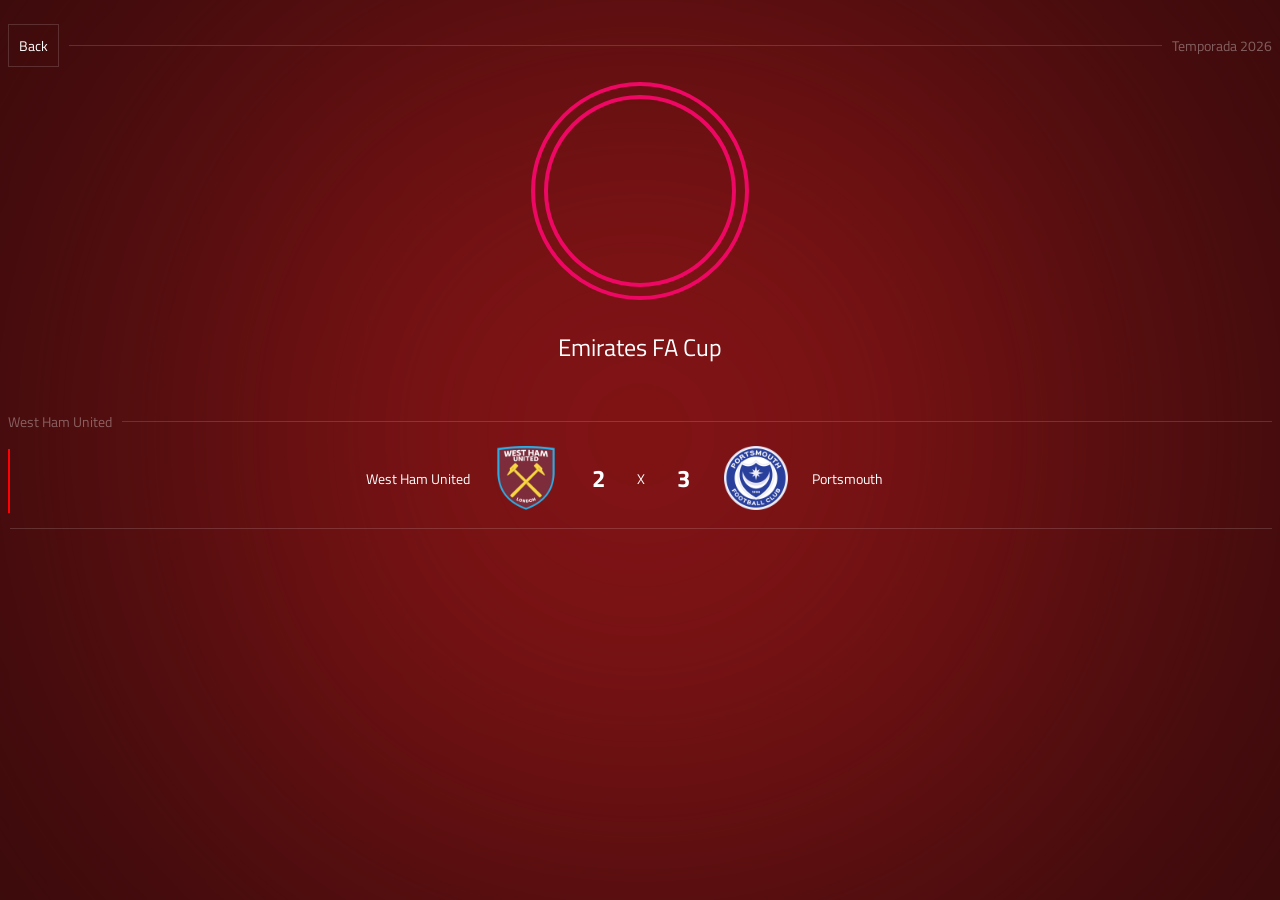
<file: emirates-cup.html>
<!DOCTYPE html>
<html lang="pt-BR" >
<head>
    <meta charset="UTF-8">
    <meta name="viewport" content="width=device-width, initial-scale=1.0">
    <link rel="stylesheet" href="./styles.css">
    <title>Emirates FA Cup - Temporada 2026</title>
    <!-- Google Fonts -->
    <link rel="preconnect" href="https://fonts.googleapis.com">
    <link rel="preconnect" href="https://fonts.gstatic.com" crossorigin>
    <link href="https://fonts.googleapis.com/css2?family=Titillium+Web:ital,wght@0,200;0,300;0,400;0,600;0,700;0,900;1,200;1,300;1,400;1,600;1,700&display=swap" rel="stylesheet">

</head>
<body style="background: linear-gradient(180deg, #340A0B 47.99%, #340A0B 100%);"> 
 
<!-- Objeto animado no background (fixo na rolagem) -->
<div style="
    position: fixed;
    top: 0;
    left: 50%;
    transform: translateX(-50%);
    width: 870px;
    height: 870px;
    flex-shrink: 0;
    aspect-ratio: 1/1;
    border-radius: 870px;
    background: #AA191B;
    filter: blur(250px);
    animation: kf_120_594_scale_0 2s linear;
    animation-iteration-count: infinite;
    animation-direction: alternate;
    z-index: -1;
"></div>

<style>
@keyframes kf_120_594_scale_0 {
    0% { 
        width: 870px;
        height: 870px;
    }  
    100% { 
        width: 1200px;
        height: 1200px;
    } 
}
</style>




    <div class="container">
        <div class="header-competicao">
            <div class="temporada">
                <button class="botao" onclick="window.location.href='./index.html'">
                    <span class="botao-texto">Back</span>
                </button>
                <div class="line"></div>
                <div class="texto-temporada">Temporada 2026</div>
            </div>
   <div class="logo-competicao-mundial">
                    <video src="./escudos/emirates-fa-cup-logo-footylogos.mp4" autoplay="" loop="" muted="" playsinline="">
        </video>
                </div>
                <div class="nome-competicao">Emirates FA Cup</div>
            </div>

            <div class="temporada">
                <div class="texto-temporada">West Ham United</div>
                <div class="line"></div>
            </div>
        </div>
<div class="tabela">      
<div class="matches-row">
    <div class="indicator indicator-defeat"></div>
    <div class="row">
        <div class="time-casa">
            <div class="nome-do-time-casa">West Ham United</div>
            <div class="img-wrapper"><img src="./escudos/west-ham-united-logo-footylogos-320.webp" alt="West Ham United"></div>
        </div>

        <div class="placar">
            <div class="ponto-casa">2</div>
            <div class="versus">X</div>
            <div class="ponto-visitante">3</div>
        </div>

        <div class="time-visitante">
            <div class="img-wrapper"><img src="./escudos/portsmouth-logo-footylogos-320.webp" alt="Portsmouth"></div>
            <div class="nome-do-time-fora">Portsmouth</div>
        </div>
    </div>
</div>

</div>

</body>
</html>
</file>
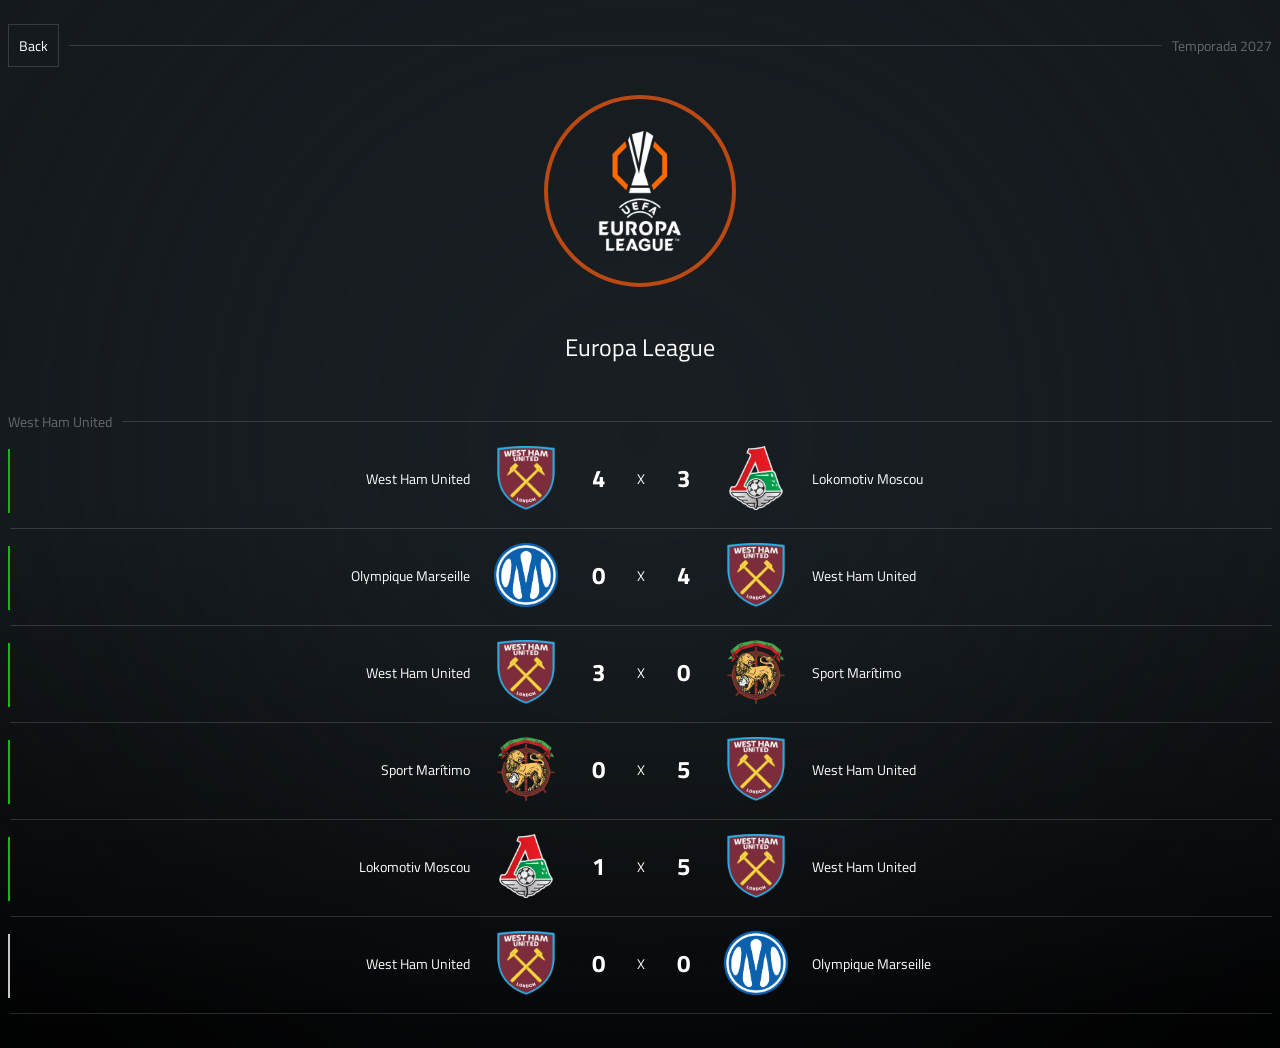
<file: europa-league-27.html>
<!DOCTYPE html>
<html lang="pt-BR" >
<head>
    <meta charset="UTF-8">
    <meta name="viewport" content="width=device-width, initial-scale=1.0">
    <link rel="stylesheet" href="./styles.css">
    <title>Europa League - Temporada 2027</title>
    <!-- Google Fonts -->
    <link rel="preconnect" href="https://fonts.googleapis.com">
    <link rel="preconnect" href="https://fonts.gstatic.com" crossorigin>
    <link href="https://fonts.googleapis.com/css2?family=Titillium+Web:ital,wght@0,200;0,300;0,400;0,600;0,700;0,900;1,200;1,300;1,400;1,600;1,700&display=swap" rel="stylesheet">

</head>
<body style="background: linear-gradient(180deg, #14191d 47.99%, #000000 100%);"> 
 
<!-- Objeto animado no background (fixo na rolagem) -->
<div style="
    position: fixed;
    top: 0;
    left: 50%;
    transform: translateX(-50%);
    width: 870px;
    height: 870px;
    flex-shrink: 0;
    aspect-ratio: 1/1;
    border-radius: 870px;
    background: #1b2126;
    filter: blur(250px);
    animation: kf_120_594_scale_0 2s linear;
    animation-iteration-count: infinite;
    animation-direction: alternate;
    z-index: -1;
"></div>

<style>
@keyframes kf_120_594_scale_0 {
    0% { 
        width: 870px;
        height: 870px;
    }  
    100% { 
        width: 1200px;
        height: 1200px;
    } 
}
</style>

    <div class="container">
        <div class="header-competicao">
            <div class="temporada">
                <button class="botao" onclick="window.location.href='./index.html'">
                    <span class="botao-texto">Back</span>
                </button>
                <div class="line"></div>
                <div class="texto-temporada">Temporada 2027</div>
            </div>

<div class="logo-competicao-copa-do-brasil">
                    <img src=".\escudos\europa-league-logo-footylogos-320-white.png" width="120px" alt="Logo">
                </div>
                <div class="nome-competicao">Europa League</div>
            </div>

            <div class="temporada">
                <div class="texto-temporada">West Ham United</div>
                <div class="line"></div>
            </div>
        </div>
<div class="tabela">      
<div class="matches-row">
    <div class="indicator indicator-victory"></div>
    <div class="row">
        <div class="time-casa">
            <div class="nome-do-time-casa">West Ham United</div>
            <div class="img-wrapper"><img src="./escudos/west-ham-united-logo-footylogos-320.webp" alt="West Ham United"></div>
        </div>

        <div class="placar">
            <div class="ponto-casa">4</div>
            <div class="versus">X</div>
            <div class="ponto-visitante">3</div>
        </div>

        <div class="time-visitante">
            <div class="img-wrapper"><img src="./escudos/lokomotiv-moscow-logo-footylogos.png" alt="Lokomotiv Moscou"></div>
            <div class="nome-do-time-fora">Lokomotiv Moscou</div>
        </div>
    </div>
</div>

<div class="matches-row">
    <div class="indicator indicator-victory"></div>
    <div class="row">
        <div class="time-casa">
            <div class="nome-do-time-casa">Olympique Marseille</div>
            <div class="img-wrapper"><img src="./escudos/olympique-de-marseille-om-logo-footylogos.png" alt="Olympique Marseille"></div>
        </div>

        <div class="placar">
            <div class="ponto-casa">0</div>
            <div class="versus">X</div>
            <div class="ponto-visitante">4</div>
        </div>

        <div class="time-visitante">
            <div class="img-wrapper"><img src="./escudos/west-ham-united-logo-footylogos-320.webp" alt="West Ham United"></div>
            <div class="nome-do-time-fora">West Ham United</div>
        </div>
    </div>
</div>

<div class="matches-row">
    <div class="indicator indicator-victory"></div>
    <div class="row">
        <div class="time-casa">
            <div class="nome-do-time-casa">West Ham United</div>
            <div class="img-wrapper"><img src="./escudos/west-ham-united-logo-footylogos-320.webp" alt="West Ham United"></div>
        </div>

        <div class="placar">
            <div class="ponto-casa">3</div>
            <div class="versus">X</div>
            <div class="ponto-visitante">0</div>
        </div>

        <div class="time-visitante">
            <div class="img-wrapper"><img src="./escudos/maritimo-logo-footylogos.png" alt="Sport Marítimo"></div>
            <div class="nome-do-time-fora">Sport Marítimo</div>
        </div>
    </div>
</div>

<div class="matches-row">
    <div class="indicator indicator-victory"></div>
    <div class="row">
        <div class="time-casa">
            <div class="nome-do-time-casa">Sport Marítimo</div>
            <div class="img-wrapper"><img src="./escudos/maritimo-logo-footylogos.png" alt="Sport Marítimo"></div>
        </div>

        <div class="placar">
            <div class="ponto-casa">0</div>
            <div class="versus">X</div>
            <div class="ponto-visitante">5</div>
        </div>

        <div class="time-visitante">
            <div class="img-wrapper"><img src="./escudos/west-ham-united-logo-footylogos-320.webp" alt="West Ham United"></div>
            <div class="nome-do-time-fora">West Ham United</div>
        </div>
    </div>
</div>
<div class="matches-row">
    <div class="indicator indicator-victory"></div>
    <div class="row">
        <div class="time-casa">
            <div class="nome-do-time-casa">Lokomotiv Moscou</div>
            <div class="img-wrapper"><img src="./escudos/lokomotiv-moscow-logo-footylogos.png" alt="Lokomotiv Moscou"></div>
        </div>

        <div class="placar">
            <div class="ponto-casa">1</div>
            <div class="versus">X</div>
            <div class="ponto-visitante">5</div>
        </div>

        <div class="time-visitante">
            <div class="img-wrapper"><img src="./escudos/west-ham-united-logo-footylogos-320.webp" alt="West Ham United"></div>
            <div class="nome-do-time-fora">West Ham United</div>
        </div>
    </div>
</div>

<div class="matches-row">
    <div class="indicator indicator-draw"></div>
    <div class="row">
        <div class="time-casa">
            <div class="nome-do-time-casa">West Ham United</div>
            <div class="img-wrapper"><img src="./escudos/west-ham-united-logo-footylogos-320.webp" alt="West Ham United"></div>
        </div>

        <div class="placar">
            <div class="ponto-casa">0</div>
            <div class="versus">X</div>
            <div class="ponto-visitante">0</div>
        </div>

        <div class="time-visitante">
            <div class="img-wrapper"><img src="./escudos/olympique-de-marseille-om-logo-footylogos.png" alt="Olympique Marseille"></div>
            <div class="nome-do-time-fora">Olympique Marseille</div>
        </div>
    </div>
</div>


</div>

</body>
</html>
</file>
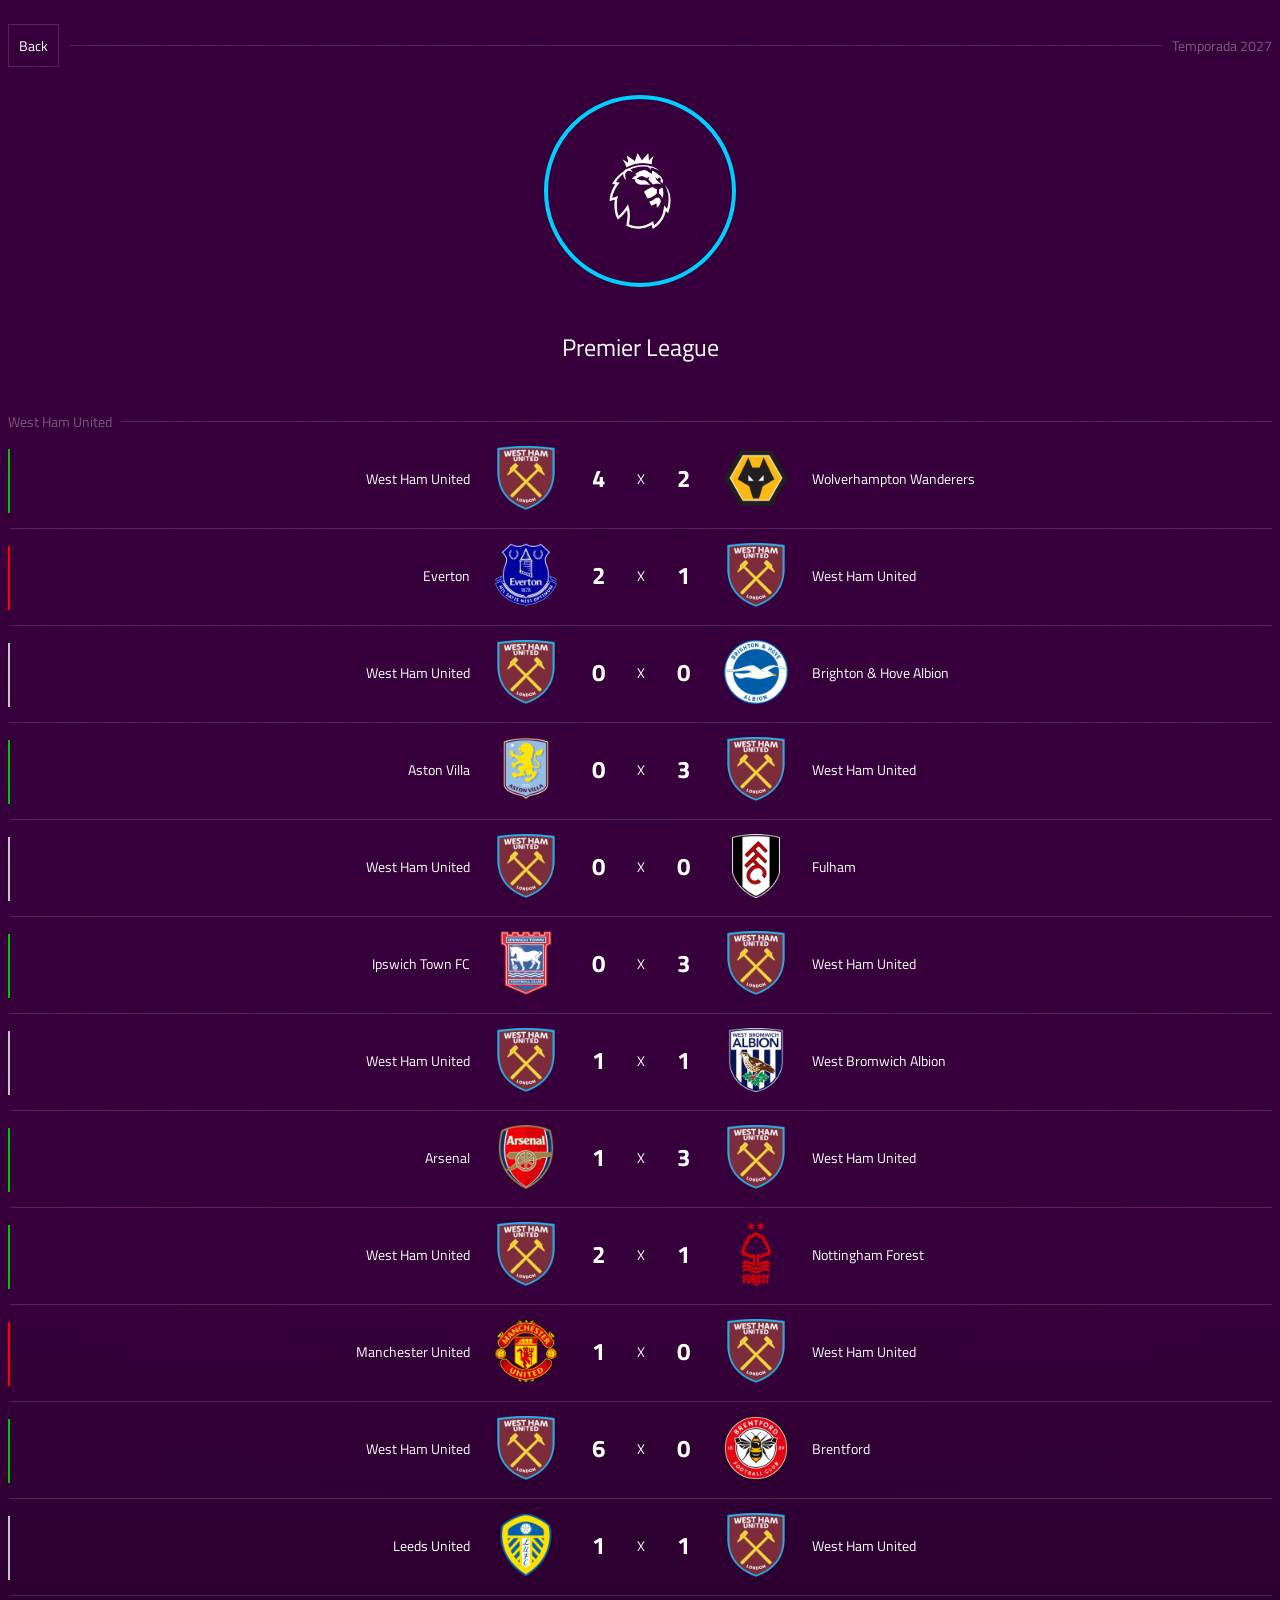
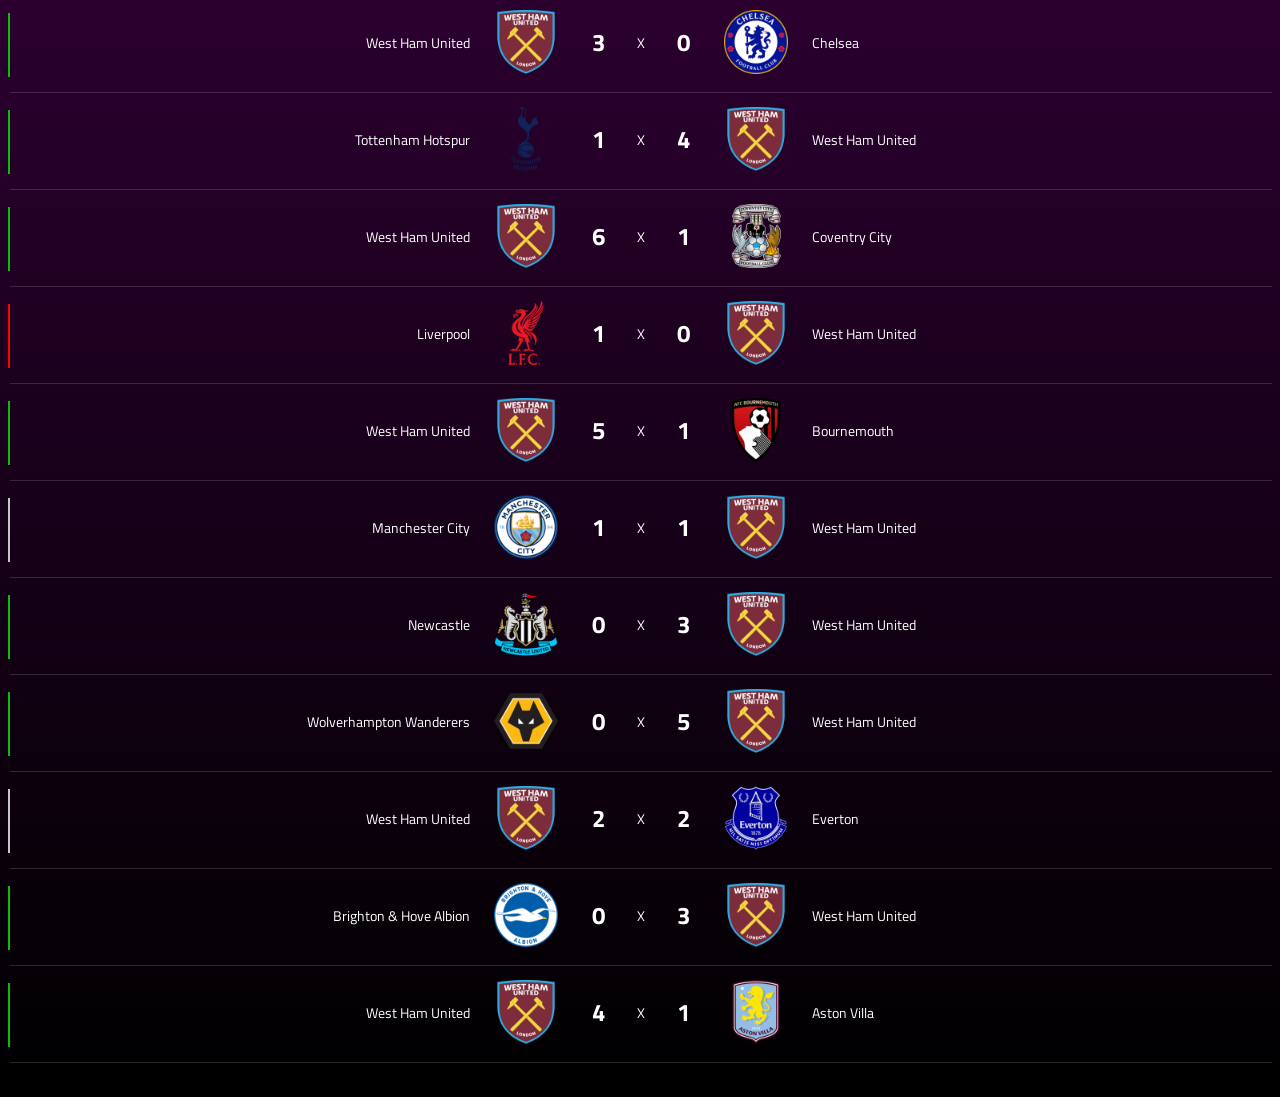
<file: premier-league-27.html>
<!DOCTYPE html>
<html lang="pt-BR" >
<head>
    <meta charset="UTF-8">
    <meta name="viewport" content="width=device-width, initial-scale=1.0">
    <link rel="stylesheet" href="./styles.css">
    <title>Premier League - Temporada 2027</title>
    <!-- Google Fonts -->
    <link rel="preconnect" href="https://fonts.googleapis.com">
    <link rel="preconnect" href="https://fonts.gstatic.com" crossorigin>
    <link href="https://fonts.googleapis.com/css2?family=Titillium+Web:ital,wght@0,200;0,300;0,400;0,600;0,700;0,900;1,200;1,300;1,400;1,600;1,700&display=swap" rel="stylesheet">

</head>
<body style="background: linear-gradient(180deg, #37003C 47.99%, #000000 100%);"> 
 
<!-- Objeto animado no background (fixo na rolagem) -->
<div style="
    position: fixed;
    top: 0;
    left: 50%;
    transform: translateX(-50%);
    width: 870px;
    height: 870px;
    flex-shrink: 0;
    aspect-ratio: 1/1;
    border-radius: 870px;
    background: #37003C;
    filter: blur(250px);
    animation: kf_120_594_scale_0 2s linear;
    animation-iteration-count: infinite;
    animation-direction: alternate;
    z-index: -1;
"></div>

<style>
@keyframes kf_120_594_scale_0 {
    0% { 
        width: 870px;
        height: 870px;
    }  
    100% { 
        width: 1200px;
        height: 1200px;
    } 
}
</style>

    <div class="container">
        <div class="header-competicao">
            <div class="temporada">
                <button class="botao" onclick="window.location.href='./index.html'">
                    <span class="botao-texto">Back</span>
                </button>
                <div class="line"></div>
                <div class="texto-temporada">Temporada 2027</div>
            </div>

<div class="logo-competicao-uefa">
                    <img src=".\escudos\premier-league-bg.png" width="120px" alt="Logo">
                </div>
                <div class="nome-competicao">Premier League</div>
            </div>

            <div class="temporada">
                <div class="texto-temporada">West Ham United</div>
                <div class="line"></div>
            </div>
        </div>
<div class="tabela">      
<div class="matches-row">
    <div class="indicator indicator-victory"></div>
    <div class="row">
        <div class="time-casa">
            <div class="nome-do-time-casa">West Ham United</div>
            <div class="img-wrapper"><img src="./escudos/west-ham-united-logo-footylogos-320.webp" alt="West Ham United"></div>
        </div>

        <div class="placar">
            <div class="ponto-casa">4</div>
            <div class="versus">X</div>
            <div class="ponto-visitante">2</div>
        </div>

        <div class="time-visitante">
            <div class="img-wrapper"><img src="./escudos/wolverhampton-wanderers-logo-footylogos-320.webp" alt="Wolverhampton Wanderers"></div>
            <div class="nome-do-time-fora">Wolverhampton Wanderers</div>
        </div>
    </div>
</div>

<div class="matches-row">
    <div class="indicator indicator-defeat"></div>
    <div class="row">
        <div class="time-casa">
            <div class="nome-do-time-casa">Everton</div>
            <div class="img-wrapper"><img src="./escudos/everton-logo-footylogos-320.webp" alt="Everton"></div>
        </div>

        <div class="placar">
            <div class="ponto-casa">2</div>
            <div class="versus">X</div>
            <div class="ponto-visitante">1</div>
        </div>

        <div class="time-visitante">
            <div class="img-wrapper"><img src="./escudos/west-ham-united-logo-footylogos-320.webp" alt="West Ham United"></div>
            <div class="nome-do-time-fora">West Ham United</div>
        </div>
    </div>
</div>

<div class="matches-row">
    <div class="indicator indicator-draw"></div>
    <div class="row">
        <div class="time-casa">
            <div class="nome-do-time-casa">West Ham United</div>
            <div class="img-wrapper"><img src="./escudos/west-ham-united-logo-footylogos-320.webp" alt="West Ham United"></div>
        </div>

        <div class="placar">
            <div class="ponto-casa">0</div>
            <div class="versus">X</div>
            <div class="ponto-visitante">0</div>
        </div>

        <div class="time-visitante">
            <div class="img-wrapper"><img src="./escudos/brighton-and-hove-albion-logo-footylogos-320.webp" alt="Brighton & Hove Albion"></div>
            <div class="nome-do-time-fora">Brighton & Hove Albion</div>
        </div>
    </div>
</div>

<div class="matches-row">
    <div class="indicator indicator-victory"></div>
    <div class="row">
        <div class="time-casa">
            <div class="nome-do-time-casa">Aston Villa</div>
            <div class="img-wrapper"><img src="./escudos/aston-villa-logo-footylogos-320.webp" alt="Aston Villa"></div>
        </div>

        <div class="placar">
            <div class="ponto-casa">0</div>
            <div class="versus">X</div>
            <div class="ponto-visitante">3</div>
        </div>

        <div class="time-visitante">
            <div class="img-wrapper"><img src="./escudos/west-ham-united-logo-footylogos-320.webp" alt="West Ham United"></div>
            <div class="nome-do-time-fora">West Ham United</div>
        </div>
    </div>
</div>

<div class="matches-row">
    <div class="indicator indicator-draw"></div>
    <div class="row">
        <div class="time-casa">
            <div class="nome-do-time-casa">West Ham United</div>
            <div class="img-wrapper"><img src="./escudos/west-ham-united-logo-footylogos-320.webp" alt="West Ham United"></div>
        </div>

        <div class="placar">
            <div class="ponto-casa">0</div>
            <div class="versus">X</div>
            <div class="ponto-visitante">0</div>
        </div>

        <div class="time-visitante">
            <div class="img-wrapper"><img src="./escudos/fulham-logo-footylogos-320.webp" alt="Fulham"></div>
            <div class="nome-do-time-fora">Fulham</div>
        </div>
    </div>
</div>

<div class="matches-row">
    <div class="indicator indicator-victory"></div>
    <div class="row">
        <div class="time-casa">
            <div class="nome-do-time-casa">Ipswich Town FC</div>
            <div class="img-wrapper"><img src="./escudos/ipswich-town-logo-footylogos-320.webp" alt="Ipswich Town FC"></div>
        </div>

        <div class="placar">
            <div class="ponto-casa">0</div>
            <div class="versus">X</div>
            <div class="ponto-visitante">3</div>
        </div>

        <div class="time-visitante">
            <div class="img-wrapper"><img src="./escudos/west-ham-united-logo-footylogos-320.webp" alt="West Ham United"></div>
            <div class="nome-do-time-fora">West Ham United</div>
        </div>
    </div>
</div>

<div class="matches-row">
    <div class="indicator indicator-draw"></div>
    <div class="row">
        <div class="time-casa">
            <div class="nome-do-time-casa">West Ham United</div>
            <div class="img-wrapper"><img src="./escudos/west-ham-united-logo-footylogos-320.webp" alt="West Ham United"></div>
        </div>

        <div class="placar">
            <div class="ponto-casa">1</div>
            <div class="versus">X</div>
            <div class="ponto-visitante">1</div>
        </div>

        <div class="time-visitante">
            <div class="img-wrapper"><img src="./escudos/west-bromwich-albion-logo-footylogos-320.webp" alt="West Bromwich Albion"></div>
            <div class="nome-do-time-fora">West Bromwich Albion</div>
        </div>
    </div>
</div>

<div class="matches-row">
    <div class="indicator indicator-victory"></div>
    <div class="row">
        <div class="time-casa">
            <div class="nome-do-time-casa">Arsenal</div>
            <div class="img-wrapper"><img src="./escudos/arsenal-logo-footylogos-320.webp" alt="Arsenal"></div>
        </div>

        <div class="placar">
            <div class="ponto-casa">1</div>
            <div class="versus">X</div>
            <div class="ponto-visitante">3</div>
        </div>

        <div class="time-visitante">
            <div class="img-wrapper"><img src="./escudos/west-ham-united-logo-footylogos-320.webp" alt="West Ham United"></div>
            <div class="nome-do-time-fora">West Ham United</div>
        </div>
    </div>
</div>

<div class="matches-row">
    <div class="indicator indicator-victory"></div>
    <div class="row">
        <div class="time-casa">
            <div class="nome-do-time-casa">West Ham United</div>
            <div class="img-wrapper"><img src="./escudos/west-ham-united-logo-footylogos-320.webp" alt="West Ham United"></div>
        </div>

        <div class="placar">
            <div class="ponto-casa">2</div>
            <div class="versus">X</div>
            <div class="ponto-visitante">1</div>
        </div>

        <div class="time-visitante">
            <div class="img-wrapper"><img src="./escudos/nottingham-forest-logo-footylogos-320.webp" alt="Nottingham Forest"></div>
            <div class="nome-do-time-fora">Nottingham Forest</div>
        </div>
    </div>
</div>

<div class="matches-row">
    <div class="indicator indicator-defeat"></div>
    <div class="row">
        <div class="time-casa">
            <div class="nome-do-time-casa">Manchester United</div>
            <div class="img-wrapper"><img src="./escudos/manchester-united-logo-footylogos-320.webp" alt="Manchester United"></div>
        </div>

        <div class="placar">
            <div class="ponto-casa">1</div>
            <div class="versus">X</div>
            <div class="ponto-visitante">0</div>
        </div>

        <div class="time-visitante">
            <div class="img-wrapper"><img src="./escudos/west-ham-united-logo-footylogos-320.webp" alt="West Ham United"></div>
            <div class="nome-do-time-fora">West Ham United</div>
        </div>
    </div>
</div>

<div class="matches-row">
    <div class="indicator indicator-victory"></div>
    <div class="row">
        <div class="time-casa">
            <div class="nome-do-time-casa">West Ham United</div>
            <div class="img-wrapper"><img src="./escudos/west-ham-united-logo-footylogos-320.webp" alt="West Ham United"></div>
        </div>

        <div class="placar">
            <div class="ponto-casa">6</div>
            <div class="versus">X</div>
            <div class="ponto-visitante">0</div>
        </div>

        <div class="time-visitante">
            <div class="img-wrapper"><img src="./escudos/brentford-logo-footylogos-320.webp" alt="Brentford"></div>
            <div class="nome-do-time-fora">Brentford</div>
        </div>
    </div>
</div>

<div class="matches-row">
    <div class="indicator indicator-draw"></div>
    <div class="row">
        <div class="time-casa">
            <div class="nome-do-time-casa">Leeds United</div>
            <div class="img-wrapper"><img src="./escudos/leeds-united-logo-footylogos-320.webp" alt="Leeds United"></div>
        </div>

        <div class="placar">
            <div class="ponto-casa">1</div>
            <div class="versus">X</div>
            <div class="ponto-visitante">1</div>
        </div>

        <div class="time-visitante">
            <div class="img-wrapper"><img src="./escudos/west-ham-united-logo-footylogos-320.webp" alt="West Ham United"></div>
            <div class="nome-do-time-fora">West Ham United</div>
        </div>
    </div>
</div>
<div class="matches-row">
    <div class="indicator indicator-victory"></div>
    <div class="row">
        <div class="time-casa">
            <div class="nome-do-time-casa">West Ham United</div>
            <div class="img-wrapper"><img src="./escudos/west-ham-united-logo-footylogos-320.webp" alt="West Ham United"></div>
        </div>

        <div class="placar">
            <div class="ponto-casa">3</div>
            <div class="versus">X</div>
            <div class="ponto-visitante">0</div>
        </div>

        <div class="time-visitante">
            <div class="img-wrapper"><img src="./escudos/chelsea-logo-footylogos-320.webp" alt="Chelsea"></div>
            <div class="nome-do-time-fora">Chelsea</div>
        </div>
    </div>
</div>

<div class="matches-row">
    <div class="indicator indicator-victory"></div>
    <div class="row">
        <div class="time-casa">
            <div class="nome-do-time-casa">Tottenham Hotspur</div>
            <div class="img-wrapper"><img src="./escudos/tottenham-hotspur-logo-footylogos-320.webp" alt="Tottenham Hotspur"></div>
        </div>

        <div class="placar">
            <div class="ponto-casa">1</div>
            <div class="versus">X</div>
            <div class="ponto-visitante">4</div>
        </div>

        <div class="time-visitante">
            <div class="img-wrapper"><img src="./escudos/west-ham-united-logo-footylogos-320.webp" alt="West Ham United"></div>
            <div class="nome-do-time-fora">West Ham United</div>
        </div>
    </div>
</div>

<div class="matches-row">
    <div class="indicator indicator-victory"></div>
    <div class="row">
        <div class="time-casa">
            <div class="nome-do-time-casa">West Ham United</div>
            <div class="img-wrapper"><img src="./escudos/west-ham-united-logo-footylogos-320.webp" alt="West Ham United"></div>
        </div>

        <div class="placar">
            <div class="ponto-casa">6</div>
            <div class="versus">X</div>
            <div class="ponto-visitante">1</div>
        </div>

        <div class="time-visitante">
            <div class="img-wrapper"><img src="./escudos/coventry-city-logo-footylogos-320.webp" alt="Coventry City"></div>
            <div class="nome-do-time-fora">Coventry City</div>
        </div>
    </div>
</div>

<div class="matches-row">
    <div class="indicator indicator-defeat"></div>
    <div class="row">
        <div class="time-casa">
            <div class="nome-do-time-casa">Liverpool</div>
            <div class="img-wrapper"><img src="./escudos/liverpool-fc-logo-footylogos-320.webp" alt="Liverpool"></div>
        </div>

        <div class="placar">
            <div class="ponto-casa">1</div>
            <div class="versus">X</div>
            <div class="ponto-visitante">0</div>
        </div>

        <div class="time-visitante">
            <div class="img-wrapper"><img src="./escudos/west-ham-united-logo-footylogos-320.webp" alt="West Ham United"></div>
            <div class="nome-do-time-fora">West Ham United</div>
        </div>
    </div>
</div>

<div class="matches-row">
    <div class="indicator indicator-victory"></div>
    <div class="row">
        <div class="time-casa">
            <div class="nome-do-time-casa">West Ham United</div>
            <div class="img-wrapper"><img src="./escudos/west-ham-united-logo-footylogos-320.webp" alt="West Ham United"></div>
        </div>

        <div class="placar">
            <div class="ponto-casa">5</div>
            <div class="versus">X</div>
            <div class="ponto-visitante">1</div>
        </div>

        <div class="time-visitante">
            <div class="img-wrapper"><img src="./escudos/afc-bournemouth-logo-footylogos-320.webp" alt="Bournemouth"></div>
            <div class="nome-do-time-fora">Bournemouth</div>
        </div>
    </div>
</div>

<div class="matches-row">
    <div class="indicator indicator-draw"></div>
    <div class="row">
        <div class="time-casa">
            <div class="nome-do-time-casa">Manchester City</div>
            <div class="img-wrapper"><img src="./escudos/manchester-city-logo-footylogos-320.webp" alt="Manchester City"></div>
        </div>

        <div class="placar">
            <div class="ponto-casa">1</div>
            <div class="versus">X</div>
            <div class="ponto-visitante">1</div>
        </div>

        <div class="time-visitante">
            <div class="img-wrapper"><img src="./escudos/west-ham-united-logo-footylogos-320.webp" alt="West Ham United"></div>
            <div class="nome-do-time-fora">West Ham United</div>
        </div>
    </div>
</div>

<div class="matches-row">
    <div class="indicator indicator-victory"></div>
    <div class="row">
        <div class="time-casa">
            <div class="nome-do-time-casa">Newcastle</div>
            <div class="img-wrapper"><img src="./escudos/newcastle-united-logo-2026-footylogos-320.webp" alt="Newcastle"></div>
        </div>

        <div class="placar">
            <div class="ponto-casa">0</div>
            <div class="versus">X</div>
            <div class="ponto-visitante">3</div>
        </div>

        <div class="time-visitante">
            <div class="img-wrapper"><img src="./escudos/west-ham-united-logo-footylogos-320.webp" alt="West Ham United"></div>
            <div class="nome-do-time-fora">West Ham United</div>
        </div>
    </div>
</div>

<div class="matches-row">
    <div class="indicator indicator-victory"></div>
    <div class="row">
        <div class="time-casa">
            <div class="nome-do-time-casa">Wolverhampton Wanderers</div>
            <div class="img-wrapper"><img src="./escudos/wolverhampton-wanderers-logo-footylogos-320.webp" alt="Wolverhampton Wanderers"></div>
        </div>

        <div class="placar">
            <div class="ponto-casa">0</div>
            <div class="versus">X</div>
            <div class="ponto-visitante">5</div>
        </div>

        <div class="time-visitante">
            <div class="img-wrapper"><img src="./escudos/west-ham-united-logo-footylogos-320.webp" alt="West Ham United"></div>
            <div class="nome-do-time-fora">West Ham United</div>
        </div>
    </div>
</div>

<div class="matches-row">
    <div class="indicator indicator-draw"></div>
    <div class="row">
        <div class="time-casa">
            <div class="nome-do-time-casa">West Ham United</div>
            <div class="img-wrapper"><img src="./escudos/west-ham-united-logo-footylogos-320.webp" alt="West Ham United"></div>
        </div>

        <div class="placar">
            <div class="ponto-casa">2</div>
            <div class="versus">X</div>
            <div class="ponto-visitante">2</div>
        </div>

        <div class="time-visitante">
            <div class="img-wrapper"><img src="./escudos/everton-logo-footylogos-320.webp" alt="Everton"></div>
            <div class="nome-do-time-fora">Everton</div>
        </div>
    </div>
</div>

<div class="matches-row">
    <div class="indicator indicator-victory"></div>
    <div class="row">
        <div class="time-casa">
            <div class="nome-do-time-casa">Brighton & Hove Albion</div>
            <div class="img-wrapper"><img src="./escudos/brighton-and-hove-albion-logo-footylogos-320.webp" alt="Brighton & Hove Albion"></div>
        </div>

        <div class="placar">
            <div class="ponto-casa">0</div>
            <div class="versus">X</div>
            <div class="ponto-visitante">3</div>
        </div>

        <div class="time-visitante">
            <div class="img-wrapper"><img src="./escudos/west-ham-united-logo-footylogos-320.webp" alt="West Ham United"></div>
            <div class="nome-do-time-fora">West Ham United</div>
        </div>
    </div>
</div>

<div class="matches-row">
    <div class="indicator indicator-victory"></div>
    <div class="row">
        <div class="time-casa">
            <div class="nome-do-time-casa">West Ham United</div>
            <div class="img-wrapper"><img src="./escudos/west-ham-united-logo-footylogos-320.webp" alt="West Ham United"></div>
        </div>

        <div class="placar">
            <div class="ponto-casa">4</div>
            <div class="versus">X</div>
            <div class="ponto-visitante">1</div>
        </div>

        <div class="time-visitante">
            <div class="img-wrapper"><img src="./escudos/aston-villa-logo-footylogos-320.webp" alt="Aston Villa"></div>
            <div class="nome-do-time-fora">Aston Villa</div>
        </div>
    </div>
</div>


</div>

</body>
</html>
</file>
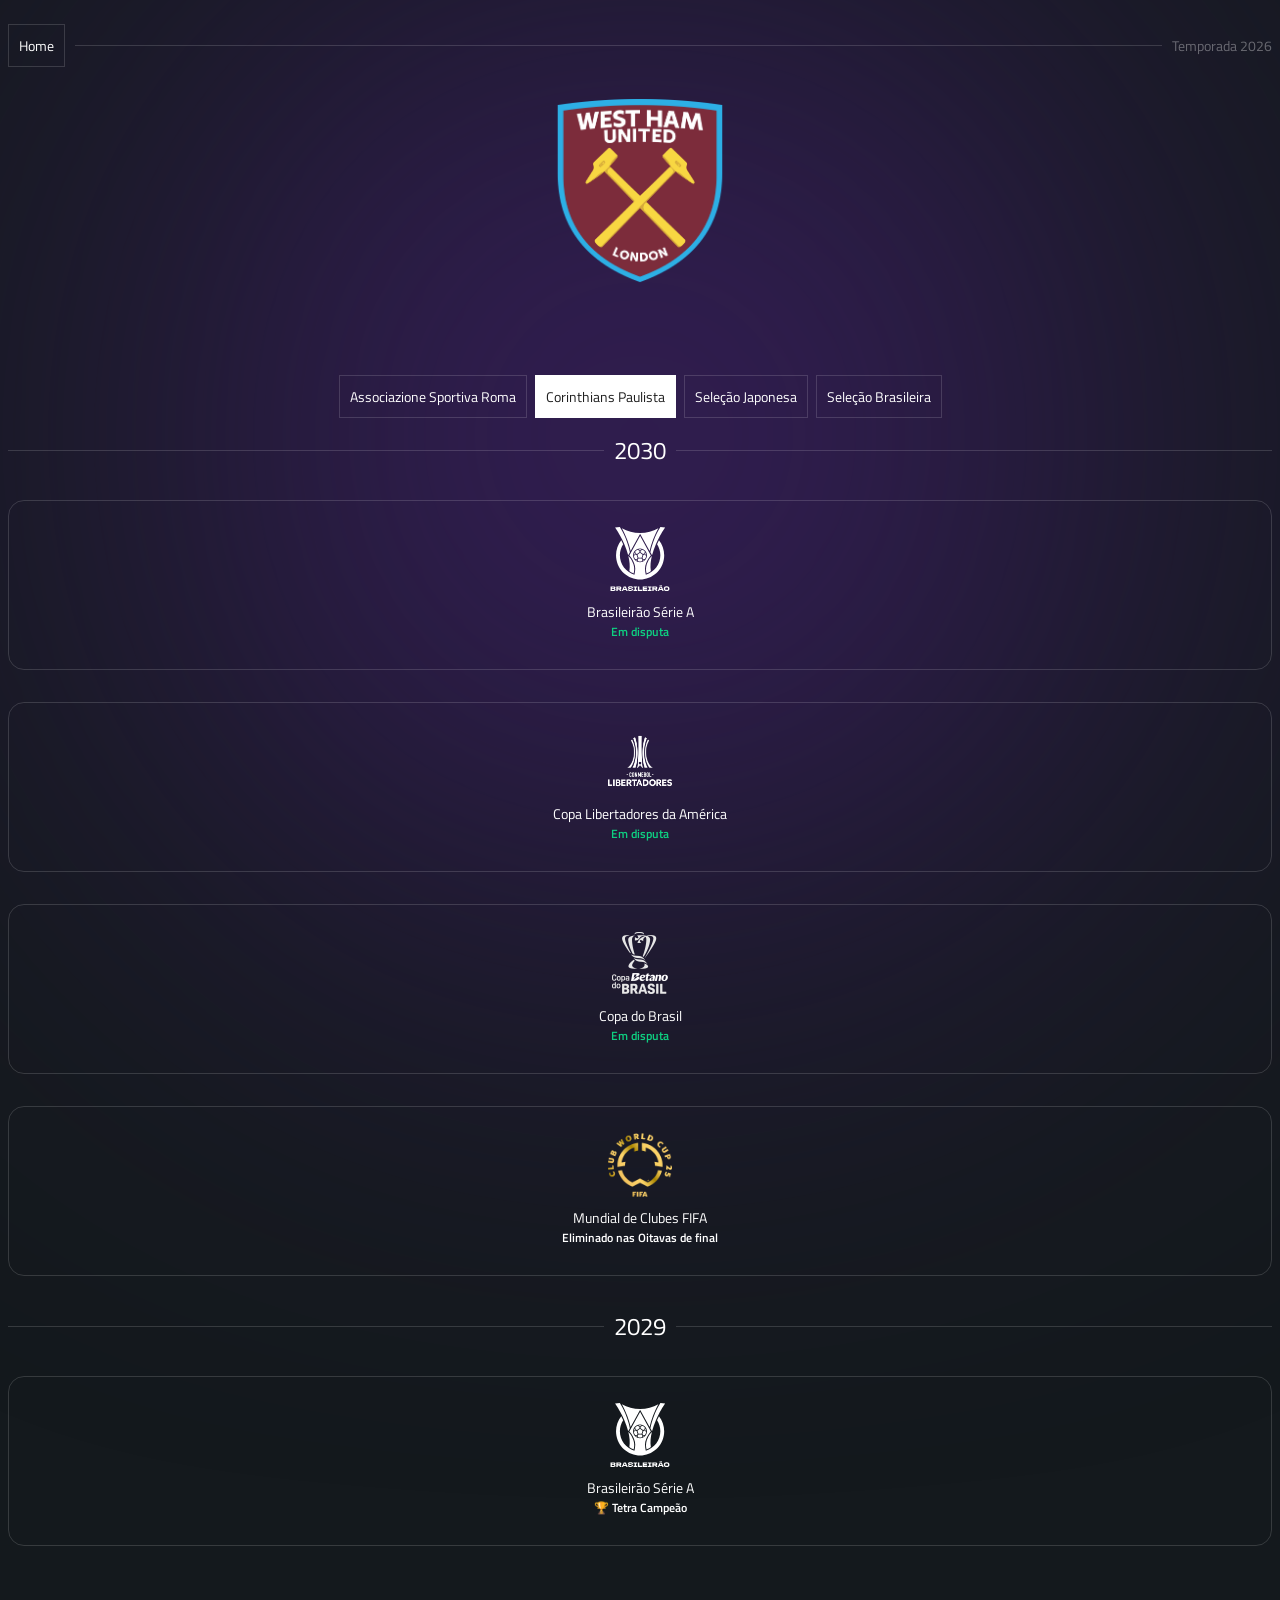
<file: west-ham.html>
<!DOCTYPE html>
<html lang="pt-BR">
<head>
    <meta charset="UTF-8">
    <meta name="viewport" content="width=device-width, initial-scale=1.0">
    <link rel="stylesheet" href="./styles.css">
    <title>West Ham United</title>
    <!-- Google Fonts -->
    <link rel="preconnect" href="https://fonts.googleapis.com">
    <link rel="preconnect" href="https://fonts.gstatic.com" crossorigin>
    <link href="https://fonts.googleapis.com/css2?family=Titillium+Web:ital,wght@0,200;0,300;0,400;0,600;0,700;0,900;1,200;1,300;1,400;1,600;1,700&display=swap" rel="stylesheet">

</head>
<body>

<!-- Objeto animado no background (fixo na rolagem) -->
<div style="
    position: fixed;
    top: 0;
    left: 50%;
    transform: translateX(-50%);
    width: 870px;
    height: 870px;
    flex-shrink: 0;
    aspect-ratio: 1/1;
    border-radius: 870px;
    background: rgba(63, 31, 105, 1);
    filter: blur(250px);
    animation: kf_120_594_scale_0 2s linear;
    animation-iteration-count: infinite;
    animation-direction: alternate;
    z-index: -1;


"></div>

<style>
@keyframes kf_120_594_scale_0 {
    0% { 
        width: 870px;
        height: 870px;
    }  
    100% { 
        width: 1200px;
        height: 1200px;
    } 
}
</style>


    <div class="container">
        <div class="header-competicao">
            <div class="temporada">
                <button class="botao" onclick="window.location.href='./home.html'">
                    <span class="botao-texto">Home</span>
                </button>
                <div class="line"></div>
                <div class="texto-temporada">Temporada 2026</div>
            </div>
            </div>
            <div class="competicao">
                <div class="logo-clube-home">
                    <img src=".\escudos\west-ham-united-logo-footylogos.png" width="184px" alt="Logo">
                </div>
                <div class="nome-competicao"West Ham United</div>
            </div>
                                    <div class="navegador">
                                        <button class="botao" onclick="window.location.href='./roma.html'">
                    <span class="botao-texto">Associazione Sportiva Roma</span>   
                </button>
                <button class="botao pressed">
                    <span class="botao-texto">Corinthians Paulista</span>   
                </button>
                                <button class="botao" onclick="window.location.href='./japao.html'">
                    <span class="botao-texto">Seleção Japonesa</span>
                </button>
                <button class="botao" onclick="window.location.href='./brasil.html'">
                    <span class="botao-texto">Seleção Brasileira</span>
                </button>
            </div>
   <div class="tabela">
<div class="fase">
                <div class="line"></div>
                <div class="texto-fase-de-grupos">2030</div>
                <div class="line"></div>
            </div>

      <div class="campeonato" onclick="window.location.href='\index_2030.html'" onmouseenter="this.style.cursor = 'pointer'">
    <div class="img-wrapper"><img src=".\\escudos\\brasileirao-serie-a-white-logo-footylogos_.svg" alt="Brasileirão"></div>
    <div class="textos">
        <div class="titulo">Brasileirão Série A</div>
        <div class="titulo-disputa">Em disputa</div>
    </div>
</div>

<div class="campeonato" onclick="window.location.href='\copa-libertadores_2030.html'" onmouseenter="this.style.cursor = 'pointer'">
    <div class="img-wrapper"><img src=".\\escudos\\libertadores-white-logo.png" alt="Libertadores"></div>
    <div class="textos">
        <div class="titulo">Copa Libertadores da América</div>
        <div class="titulo-disputa">Em disputa</div>
    </div>
</div>


<div class="campeonato" onclick="window.location.href='\copa-do-brasil-2030.html'" onmouseenter="this.style.cursor = 'pointer'">
    <div class="img-wrapper"><img src=".\\escudos\\copa-do-brasil-white.png" alt="Copa do Brasil"></div>
    <div class="textos">
        <div class="titulo">Copa do Brasil</div>
        <div class="titulo-disputa">Em disputa</div>
    </div>
</div>

 <div class="campeonato" onclick="window.location.href='\mundial-de-clubes-23.html'" onmouseenter="this.style.cursor = 'pointer'">
    <div class="img-wrapper"><img src=".\\escudos\\fifa-club-world-cup-logo-footylogos-1200.webp" alt="Brasileirão"></div>
    <div class="textos">
        <div class="titulo">Mundial de Clubes FIFA</div>
        <div class="titulo-campeonato">Eliminado nas Oitavas de final</div>
    </div>
</div>

<div class="fase">
                <div class="line"></div>
                <div class="texto-fase-de-grupos">2029</div>
                <div class="line"></div>
            </div>

     <div class="campeonato" onclick="window.location.href='\index.html'" onmouseenter="this.style.cursor = 'pointer'">
    <div class="img-wrapper"><img src=".\\escudos\\brasileirao-serie-a-white-logo-footylogos_.svg" alt="Brasileirão"></div>
    <div class="textos">
        <div class="titulo">Brasileirão Série A</div>
        <div class="titulo-campeonato">🏆 Tetra Campeão</div>
    </div>
</div>

</div>
</div> 
       
       
       
</div>
    

    
<!-- NO INÍCIO DO SCRIPT, AGORA EM CADA PÁGINA -->
<script>
    // Define qual botão está pressionado baseado na URL atual
    document.addEventListener('DOMContentLoaded', function() {
        const pathSegments = window.location.pathname.split('/').filter(Boolean);
        
        // Mapeamento de caminhos para botões específicos
        const activeButtons = {
            'home.html': '.navegador-home button:first-child',
            'roma.html': '.navegador-roma button:first-child',
            'japao.html': '.navegador-japao button:first-child',
            'brasil.html': '.navegador-brasil button:first-child'
        };
        
        if (activeButtons[pathSegments[0]]) {
            const buttons = document.querySelectorAll(activeButtons[pathSegments[0]]);
            buttons.forEach(btn => btn.classList.add('pressed'));
        }
    });
</script>

</body>
</html>
</file>
<file: styles.css>
html {
    scroll-behavior: smooth;
}
body {
    font-family: "Titillium Web", sans-serif;
    background: #14191d;
}
        .container {
            display: flex;
            height: 100%;
            padding: 16px 0;
            flex-direction: column;
            align-items: center;
            gap: 32px;
            align-self: stretch;
            animation: fadeIn 0.5s ease-out;
        }
            @keyframes fadeIn {
            from { opacity: 0; }
            to { opacity: 1; }
        }

         .container-2030 {
            display: flex;
            height: 100%;
            padding: 16px 0;
            flex-direction: column;
            align-items: center;
            gap: 32px;
            align-self: stretch;
        }
        
         .container--libertadores {
            display: flex;
            height: 100%;
            padding: 16px 0;
            flex-direction: column;
            align-items: center;
            gap: 32px;
            align-self: stretch;
            background: linear-gradient(180deg, #14191d 47.99%, #261b0c 100%);
        }
         .container--copa-do-brasil {
            display: flex;
            height: 100%;
            padding: 16px 0;
            flex-direction: column;
            align-items: center;
            gap: 32px;
            align-self: stretch;
            background: linear-gradient(180deg, #14191d 47.99%, #0a1f0e 100%);
        }
         .container-mundial {
            display: flex;
            height: 100%;
            padding: 16px 0;
            flex-direction: column;
            align-items: center;
            gap: 32px;
            align-self: stretch;
        }

        .header-competicao {
            display: flex;
            flex-direction: column;
            align-items: center;
            gap: 0px;
            animation: expandGapHeader 1s cubic-bezier(0.237, 0, 0, 0.966) forwards;
            align-self: stretch;
        }

        @keyframes expandGapHeader {
            from { gap: 0px; }
            to { gap: 28px; }
        }

        .navegador {
            display: flex;
            align-items: center;
            gap: 8px;
        }
        .navegador-index {
            align-items: center;
            gap: 8px;
        }

        .botao {
            display: inline-flex;

            border: 1px solid rgba(255, 255, 255, 0.15);
            padding: 10px;
            justify-content: center;
            align-items: center;
            gap: 10px;
            cursor: pointer;
            background: transparent;
            transition: border 0.2s, background 0.2s;
        }

        .botao:hover {
            border: 1px solid rgba(255, 255, 255, 0.15);
            background: rgba(255, 255, 255, 0.15);
        }

        .botao.pressed {
            border: 1px solid rgba(255, 255, 255, 0.15);
            background: #FFF;
        }

        .botao-texto {
            color: #FFF;
            text-align: center;
            font-family: "Titillium Web";
            font-size: 14px;
            font-style: normal;
            font-weight: 400;
            line-height: normal;
        }

        .botao.pressed .botao-texto {
            color: #1E1E1E;
            text-align: center;
            font-family: "Titillium Web";
            font-size: 14px;
            font-style: normal;
            font-weight: 400;
            line-height: normal;
        }

        .temporada {
display: flex;
justify-content: center;
align-items: center;
gap: 10px;
align-self: stretch;
        }

        .line {
            width:100%;
            height:1px;
            background: rgba(255, 255, 255, 0.15);
        }

        .texto-temporada {
            color: rgba(255, 255, 255, 0.35);
            font-family: "Titillium Web";
            font-size: 14px;
            font-style: normal;
            font-weight: 400;
            line-height: normal;
            white-space: nowrap;
        }

        .competicao {
            display: flex;
            flex-direction: column;
            align-items: center;
            gap: 14px;
            align-self: stretch;
                animation: slideInLeft 0.6s ease-out;
}

@keyframes slideInLeft {
    from {
        transform: translateY(-10%);   /* Começa fora à esquerda */
        opacity: 0;
    }
    to {
        transform: translateX(0);       /* Fica no lugar */
        opacity: 1;
    }
}
animation: fadeIn 1.5s ease-out;
        
            @keyframes fadeIn {
            from { opacity: 0; }
            to { opacity: 1; }
        }


        .logo-competicao-brasileirao {
            display: flex;
            padding: 42px;
            justify-content: center;
            align-items: center;
            gap: 10px;
            max-width: 100px; 
            aspect-ratio: 1/1;
            border-radius: 1000px;
            background: #FFF;
            border: 4px solid #8cff00;
        }
            .logo-competicao-amistoso {
            display: flex;
            padding: 42px;
            justify-content: center;
            align-items: center;
            gap: 10px;
            max-width: 100px; 
            height: auto;
            object-fit: contain;
            border-radius: 1000px;
            aspect-ratio: 1/1;
            background: #FFF;
            border: 4px solid #00d897;
               position: relative;
    z-index: 1; /* Fica na frente da borda */
    width: 192px;
    height: auto;
    display: block;
        }
        .logo-competicao-amistoso img {
    max-width: 160px;      /* Define largura máxima */
    height: auto;          /* Mantém proporção */
    object-fit: contain;   /* Não distorce a imagem */
}
 .logo-competicao-mundial-clubes {
            display: flex;
            padding: 42px;
            justify-content: center;
            align-items: center;
            gap: 10px;
            max-width: 100px; 
            height: auto;
            object-fit: contain;
            border-radius: 1000px;
            aspect-ratio: 1/1;
            border: 4px solid #00d897;
        }
        .logo-competicao-mundial-clubes img {
    max-width: 100px;      /* Define largura máxima */
    height: auto;          /* Mantém proporção */
    object-fit: contain;   /* Não distorce a imagem */
}


        
        .logo-clube-home {
            display: flex;
            padding: 42px;
            justify-content: center;
            align-items: center;
            gap: 10px;
            width: 100px;
            height: 100px;
            aspect-ratio: 1/1;
            border-radius: 1000px;
            background: #ffffff00;

        }
        .logo-competicao-uefa {
            display: flex;
            padding: 42px;
            justify-content: center;
            align-items: center;
            gap: 10px;
            max-width: 100px; 
            height: auto;
            object-fit: contain;
            border-radius: 1000px;
            aspect-ratio: 1/1;
            background: #37003C;
            border: 4px solid #00d0ff;
        }
            .logo-competicao-mundial {
            display: flex;
            padding: 42px;
            justify-content: center;
            align-items: center;
            gap: 10px;
            width: 100px;
            height: 100px;
            aspect-ratio: 1/1;
            border-radius: 1000px;
            border: 4px solid #ef0764;
        }
        
        
        .logo-competicao-libertadores {
            display: flex;
            padding: 42px;
            justify-content: center;
            align-items: center;
            gap: 10px;
            width: 100px;
            height: 100px;
            aspect-ratio: 1/1;
            border-radius: 1000px;
            background: #FFF;
            border: 4px solid #bb9f17;

        }
        
        .logo-competicao-copa-do-brasil {
            display: flex;
            padding: 42px;
            justify-content: center;
            align-items: center;
            gap: 10px;
            width: 100px;
            height: 100px;
            aspect-ratio: 1/1;
            border-radius: 1000px;
            background: #14141400;
            border: 4px solid #ba4914;

        }
        .logo-competicao-copa {
            display: flex;
            padding: 42px;
            justify-content: center;
            align-items: center;
            gap: 10px;
            width: 100px;
            height: 100px;
            aspect-ratio: 1/1;
            border-radius: 1000px;
            background: #FFF;
            border: 4px solid #ba1414;

        }           

        .logo-competicao img {
            width: 100%;
            height: 100%;
            object-fit: contain;

        }
        
        .logo-competicao-libertadores img {
            max-width: 120px;
            object-fit: contain;
            aspect-ratio: 1/1;

        }
        
        .logo-competicao-copa-do-brasil img {
            max-width: 140px;
            object-fit: contain;
            aspect-ratio: 1/1;

        }
        
        .logo-competicao-mundial video {
            max-width: 210px;
            object-fit: contain;
            aspect-ratio: 1/1;
            border-radius: 2800px;
            border: 4px solid #ef0764;
        }

        .nome-competicao {
            display: flex;
            height: 64px;
            flex-direction: column;
            justify-content: center;
            align-self: stretch;
            color: #FFF;
            text-align: center;
            font-family: "Titillium Web";
            font-size: 24px;
            font-style: normal;
            font-weight: 400;
            line-height: normal;
            white-space: nowrap;
        }

        .tabela {
            display: flex;
            padding-bottom: 42px;
            flex-direction: column;
            align-items: flex-start;
            gap: 0px;
            animation: expandGapTable 1.1s cubic-bezier(0.237, 0, 0, 0.966) forwards;
            align-self: stretch;
        }

        @keyframes expandGapTable {
            from { gap: 0px; }
            to { gap: 32px; }
        }

        .fase {
            display: flex;
            justify-content: center;
            align-items: center;
            gap: 10px;
            align-self: stretch;
        }

        .texto-fase-de-grupos {
            color: #FFF;
            text-align: center;
            font-family: "Titillium Web";
            font-size: 24px;
            font-style: normal;
            font-weight: 400;
            line-height: normal;
            white-space: nowrap; 
        }

        .matches-row {
            display: flex;
            width: 100%; 
            height: 65px;
            align-items: center;
            align-self: stretch;
        }

        .indicator-victory {
            width: 2px;
            height: 64px;
            background: #0CBD0C;
        }
          .indicator-draw {
            width: 2px;
            height: 64px;
            background: #C7C7C7;
        }
        .indicator-defeat {
            width: 2px;
            height: 64px;
            background: #FF0004;
        }
              

        .row {
            display: flex;
            align-items: center;
            flex: 1 0 0;
            border-bottom: 1px solid rgba(255, 255, 255, 0.15);
            padding-bottom:8px;
            padding-top:4px;
        }

        .time-casa {
            display: flex;
            padding-right: 16px;
            align-items: center;
            gap: 14px;
            flex: 1 0 0;
        }

        .placar {
            display: flex;
            width: 114px;
            justify-content: center;
            align-items: center;
            gap: 14px;
        }

        .time-visitante {
            display: flex;
            padding-left: 16px;
            align-items: center;
            gap: 14px;
            flex: 1 0 0;
        }

        .nome-do-time-casa {
            display: flex;
            flex-direction: column;
            justify-content: center;
            flex: 1 0 0;
            align-self: stretch;
            color: #FFF;
            text-align: right;
            font-family: "Titillium Web";
            font-size: 14px;
            font-style: normal;
            font-weight: 400;
            line-height: normal;
        }

        .nome-do-time-fora {
            display: flex;
            flex-direction: column;
            justify-content: center;
            flex: 1 0 0;
            align-self: stretch;
            color: #FFF;
            text-align: left;
            font-family: "Titillium Web";
            font-size: 14px;
            font-style: normal;
            font-weight: 400;
            line-height: normal;
        }

        .img-wrapper {
            display: flex;
            width: 64px;
            height: 64px;
            padding: 10px;
            align-items: center;
            gap: 10px;
        }

        .img-wrapper img {
            width: 64px !important;
            height: 64px !important;
        }

        .ponto-casa {
            flex: 1 0 0;
            color: #FFF;
            text-align: center;
            font-family: "Titillium Web";
            font-size: 24px;
            font-style: normal;
            font-weight: 700;
            line-height: normal;
        }

        .versus {
            flex: 1 0 0;
            color: #FFF;
            text-align: center;
            font-family: "Titillium Web";
            font-size: 14px;
            font-style: normal;
            font-weight: 400;
            line-height: normal;
        }

        .ponto-visitante {
            flex: 1 0 0;
            color: #FFF;
            text-align: center;
            font-family: "Titillium Web";
            font-size: 24px;
            font-style: normal;
            font-weight: 700;
            line-height: normal;
        }
        
/* =========================== */
/*   CLASSES MOBILE MATCHES-ROW  */
/* =========================== */

.matches-row.mobile {
    display: flex;
    width: 100%;
    height: auto;
    min-height: 54px;
    align-items: stretch;
    justify-content: center;
    gap: 6px;
    padding: 8px 0;
}

.matches-row.mobile .row {
    display: flex;
    justify-content: center;
    align-items: stretch;
    flex-direction: column;
    flex: 1 0 0;
    border-bottom: none;
    padding-bottom: 2px;
    padding-top: 4px;
    border-top: 1px solid rgba(255, 255, 255, 0.15);
}

.matches-row.mobile .indicator-victory {
    width: 4px;
    align-self: flex-start;
    height: auto;
    min-height: 48px;
    background: #0CBD0C;
}

.matches-row.mobile .indicator-draw {
    width: 4px;
    align-self: flex-start;
    height: auto;
    min-height: 48px;
    background: #C7C7C7;
}

.matches-row.mobile .indicator-defeat {
    width: 4px;
    align-self: flex-start;
    height: auto;
    min-height: 48px;
    background: #FF0004;
}

.matches-row.mobile .time-casa {
    display: flex;
    padding-right: 0;
    align-items: center;
    justify-content: center;
    gap: 14px;
    flex: 1 0 0;
}

.matches-row.mobile .time-visitante {
    display: flex;
    padding-left: 0;
    align-items: center;
    justify-content: flex-start;
    gap: 14px;
    flex: 1 0 0;
}

.matches-row.mobile .nome-do-time-casa {
    width: auto;
    color: #FFF;
    text-align: right;
    font-family: "Titillium Web";
    font-size: 14px;
    font-style: normal;
    font-weight: 400;
    line-height: normal;
    white-space: normal;
}

.matches-row.mobile .nome-do-time-fora {
    width: auto;
    color: #FFF;
    font-family: "Titillium Web";
    font-size: 14px;
    font-style: normal;
    font-weight: 400;
    line-height: normal;
    white-space: normal;
}

.matches-row.mobile .img-wrapper {
    width: 64px;
    height: 64px;
    padding: 10px;
    align-items: center;
    gap: 10px;
}

.matches-row.mobile .placar {
    display: flex;
    width: 114px;
    justify-content: center;
    align-items: center;
    gap: 14px;
}

.matches-row.mobile .ponto-casa {
    flex: 1 0 0;
    color: #FFF;
    text-align: center;
    font-family: "Titillium Web";
    font-size: 24px;
    font-style: normal;
    font-weight: 700;
    line-height: normal;
}

.matches-row.mobile .versus {
    flex: 1 0 0;
    color: #FFF;
    text-align: center;
    font-family: "Titillium Web";
    font-size: 14px;
    font-style: normal;
    font-weight: 400;
    line-height: normal;
}

.matches-row.mobile .ponto-visitante {
    flex: 1 0 0;
    color: #FFF;
    text-align: center;
    font-family: "Titillium Web";
    font-size: 24px;
    font-style: normal;
    font-weight: 700;
    line-height: normal;
}

/* =========================== */
/*   MEDIA QUERY AUTOMÁTICA    */
/* =========================== */

@media screen and (max-width: 540px) {
    .matches-row,
    .matches-row.mobile {
        display: flex;
        width: 100%;
        height: auto;
        min-height: 54px;
        align-items: stretch;
        justify-content: center;
        gap: 6px;
        padding: 8px 0;
    }
    
    .matches-row .row,
    .matches-row.mobile .row {
        display: flex;
        justify-content: center;
        align-items: stretch;
        flex-direction: row;
        flex: 1 0 0;
        border-bottom: none;
        padding-bottom: 2px;
        padding-top: 18px;
        border-top: 1px solid rgba(255, 255, 255, 0.15);
    }
    .container
    .container.mobile {
            display: flex;
            height: 100%;
            padding: 16px 0;
            flex-direction: column;
            align-items: center;
            gap: 32px;
            align-self: stretch;
        } 
    .matches-row .indicator-victory {
        width: 4px;
        align-self: center;
        height: 86px;
        min-height: 48px;
        background: #0CBD0C;
    }

    .matches-row .indicator-draw {
       width: 4px;
        align-self: center;
        height: 86px;
        min-height: 48px;
        background: #C7C7C7;
    }

    .matches-row .indicator-defeat {
       width: 4px;
        align-self: center;
        height: 86px;
        min-height: 48px;
        background: #FF0004;
    }

    .matches-row .time-casa {
        display: flex;
        padding-right: 18px;
        align-items: center;
        justify-content: flex-end;
        gap: 14px;
        flex: 1 0 0;
        flex-direction: column-reverse
    }

    .matches-row .time-visitante {
        display: flex;
        padding-left: 18px;
        align-items: center;
        justify-content: flex-start;
        gap: 14px;
        flex: 1 0 0;
        flex-direction: column
        
    }

    .matches-row .nome-do-time-casa {
        color: #FFF;
        text-align: center;
        font-family: "Titillium Web";
        font-size: 14px;
        font-style: normal;
        font-weight: 400;
        line-height: normal;
        white-space: normal;
    }

    .matches-row .nome-do-time-fora {
        width: auto;
        color: #FFF;
        text-align: center;
        font-family: "Titillium Web";
        font-size: 14px;
        font-style: normal;
        font-weight: 400;
        line-height: normal;
        white-space: normal;
    }

    .matches-row .img-wrapper {
        width: 64px;
        height: 64px;
        padding: 0px;
        align-items: center;
        gap: 10px;
    }

    .matches-row .placar {
        display: flex;
        width: 114px;
        justify-content: center;
        align-items: center;
        gap: 14px;
    }

    .matches-row .ponto-casa {
        flex: 1 0 0;
        color: #FFF;
        text-align: center;
        font-family: "Titillium Web";
        font-size: 24px;
        font-style: normal;
        font-weight: 700;
        line-height: normal;
    }

    .matches-row .versus {
        flex: 1 0 0;
        color: #FFF;
        text-align: center;
        font-family: "Titillium Web";
        font-size: 14px;
        font-style: normal;
        font-weight: 700;
        line-height: normal;
    }

    .matches-row .ponto-visitante {
        flex: 1 0 0;
        color: #FFF;
        text-align: center;
        font-family: "Titillium Web";
        font-size: 24px;
        font-style: normal;
        font-weight: 700;
        line-height: normal;
    }
}

.trofeu {
  color: #FFF;
  text-align: center;
  font-family: "Titillium Web";
  font-size: 14px;
  font-style: normal;
  font-weight: 400;
  line-height: normal;
}

.time-campeao-text {
  color: #FFF;
  text-align: center;
  font-family: "Titillium Web";
  font-size: 14px;
  font-style: normal;
  font-weight: 400;
  line-height: normal;
}

.titulo {
  color: rgba(255, 255, 255, 0.50);
  text-align: center;
  font-family: "Titillium Web";
  font-size: 12px;
  font-style: normal;
  font-weight: 600;
  line-height: normal;
}

.finalist {
  display: flex;
  padding-bottom: 16px;
  justify-content: center;
  align-items: center;
  align-self: stretch;
  border-bottom: 1px solid rgba(255, 255, 255, 0.15);
}

.time-campeao {
  display: flex;
  flex-direction: column;
  justify-content: center;
  align-items: center;
  flex: 1 0 0;
}

/* Componente Campeonato */
.campeonato {
    display: flex;
    padding: 16px 0 28px 0;
    flex-direction: column;
    justify-content: center;
    align-items: center;
    align-self: stretch;
    border-radius: 16px;
    border: 1px solid rgba(255, 255, 255, 0.15);
    transition: border 0.2s, background 0.2s;
    cursor: pointer;
}

.campeonato:hover {
    border-radius: 16px;
    border: 1px solid rgba(255, 255, 255, 0.15);
    background: rgba(255, 255, 255, 0.05);
}

/* Sub-elementos */
.campeonato .textos {
    display: flex;
    flex-direction: column;
    justify-content: center;
    align-items: center;
    align-self: stretch;
}

/* Título Principal */
.campeonato .titulo {
    color: #FFF;
    font-family: "Titillium Web";
    font-size: 14px;
    line-height: normal;
    font-weight: 400;
}

/* Subtítulo Campeonato */
.campeonato .titulo-campeonato {
    color: rgb(255, 255, 255);
    font-family: "Titillium Web";
    font-size: 12px;
    line-height: normal;
    font-weight: 600;
}


/* Subtítulo Disputa */
.campeonato .titulo-disputa {
    color: rgb(14, 207, 129);
    font-family: "Titillium Web";
    font-size: 12px;
    line-height: normal;
    font-weight: 600;
}
.match-row-details {
    display: flex;
    width: 1408px;
    flex-direction: column;
    align-items: center;
}
.goal-score {
display: flex;
padding: 8px 0 8px 2px;
justify-content: center;
align-items: center;
gap: 16px;
align-self: stretch;
}
</file>
